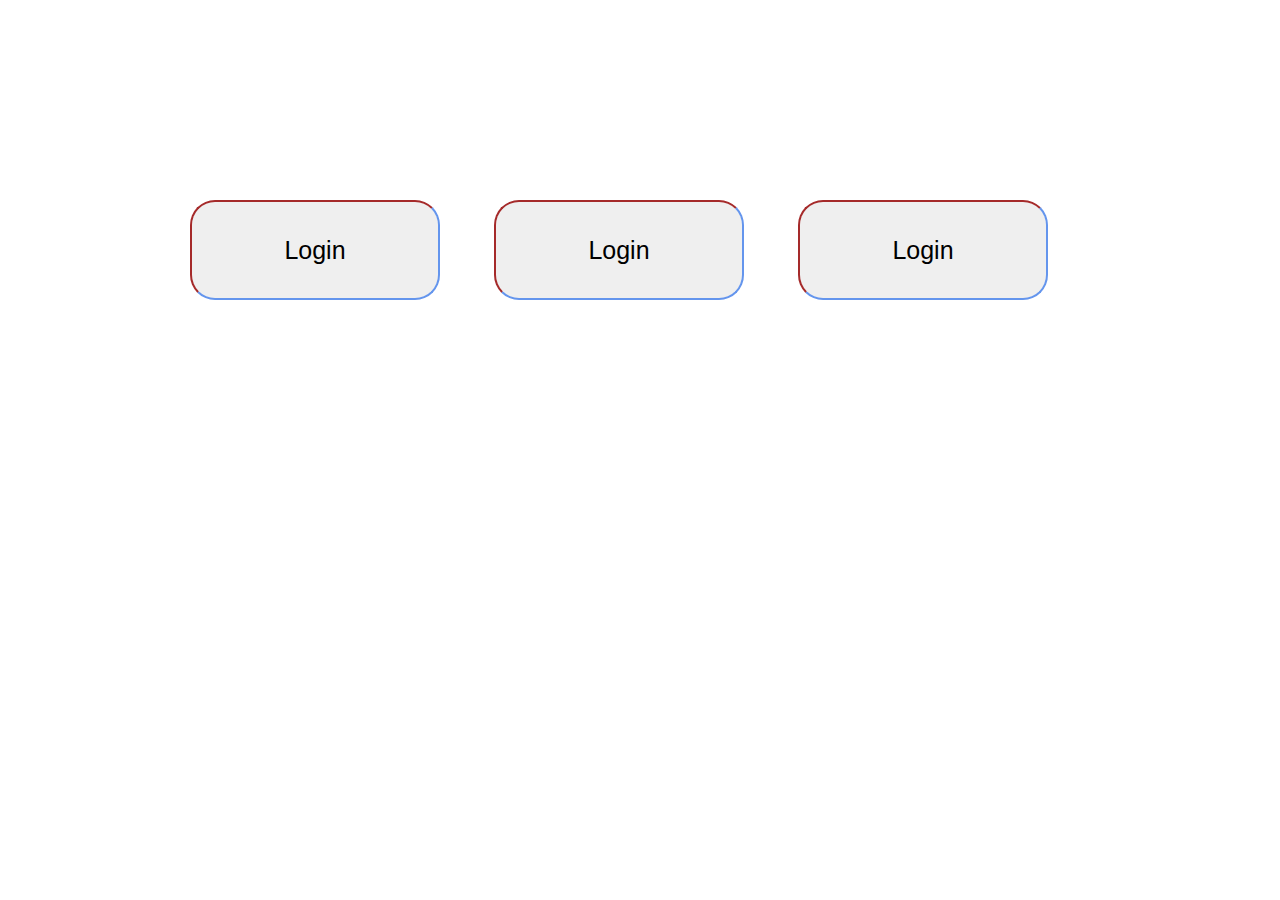
<file: Tuan2/Thu6/bt1/index.html>
<html>
    <head>
        <meta charset="UTF-8">
        <link rel="shortcut icon" href="./image/icon.png" type="image/x-icon">
        <link href='http://fonts.googleapis.com/css?family=Lato&subset=latin,latin-ext' rel='stylesheet' type='text/css'>
        <link rel="stylesheet" href="./css/style.css">
        <title>Bai 1 Tuan 2</title>
    </head>

    <body>
        <div class="container">
            <button>Login</button>
            <button>Login</button>
            <button>Login</button>
        </div>
    </body>
</html>
</file>
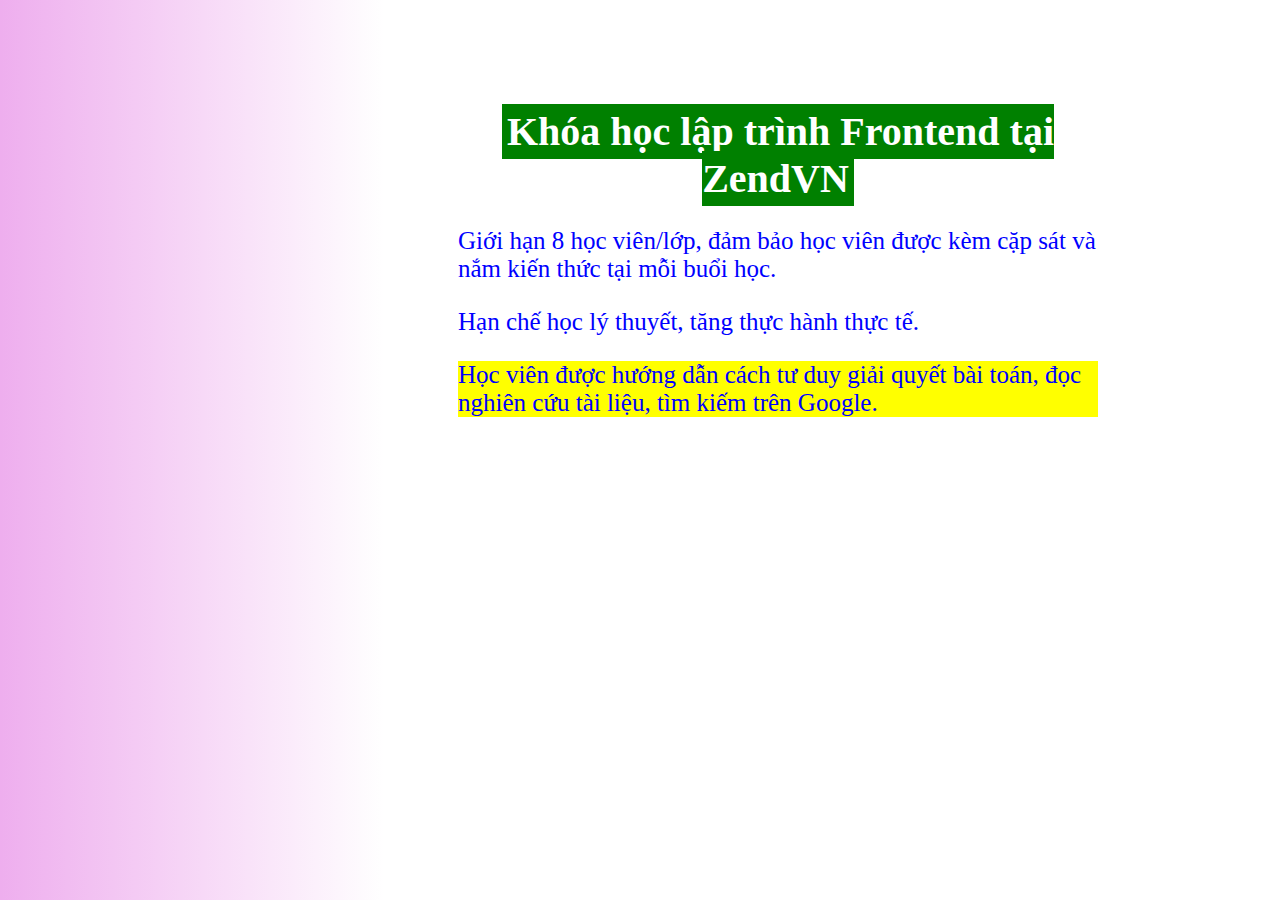
<file: main.html>
<!DOCTYPE html>
<html>
    <head>
        <meta charset="UTF-8">
        <title>Bai hoc 1</title>
        <link rel="stylesheet" href="style.css">
    </head>

    <body>
        <div class="container">
            <div class="container-header">
                <h1 id="text-header">Khóa học lập trình Frontend tại ZendVN</h1>
            </div>
            <div class="container-body">
                <p>Giới hạn 8 học viên/lớp, đảm bảo học viên được kèm cặp sát và nắm kiến thức tại mỗi buổi học.</p>
                <p>Hạn chế học lý thuyết, tăng thực hành thực tế.</p>
                <p id="text-highlight">Học viên được hướng dẫn cách tư duy giải quyết bài toán, đọc nghiên cứu tài liệu, tìm kiếm trên Google.</p>
            </div>
        </div>
    </body>
</html>
</file>
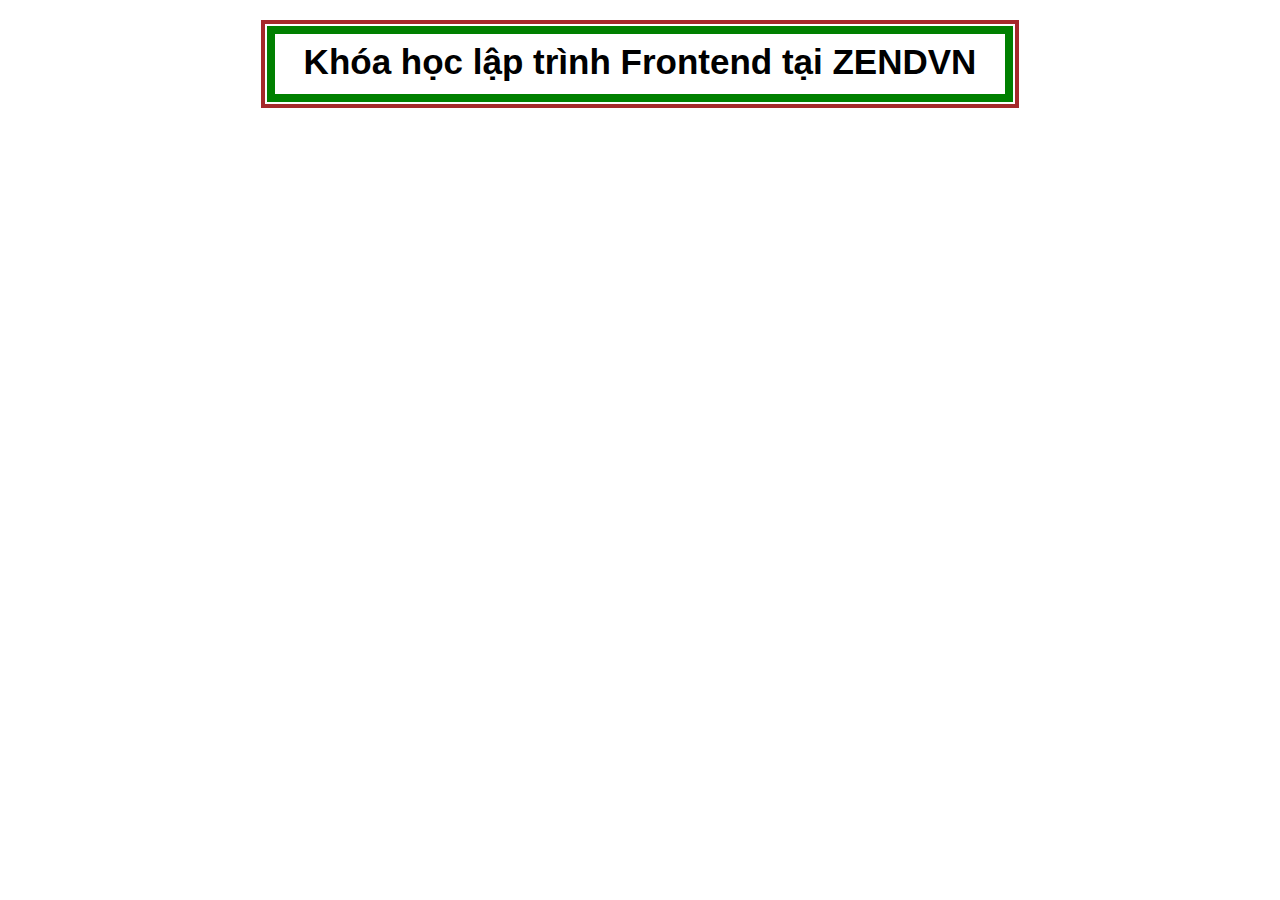
<file: Bai2/Baitapphan2/bai2.html>
<!DOCTYPE html>
<html>
    <head>
        <meta http-equiv="Content-Type" content="text/html;charset=UTF-8">
        <title>Bai 2</title>
        <style>
            *{
                margin: 0px;
                padding: 0px;
            }

            .border-big{
                margin: 20px auto;
                border: 4px solid brown;
                width: 750px;
                height: 80px;
                position: relative;
                text-align: center;
            }
            
            .border-small{
                position: absolute;
                border: 8px solid green;
                width: 730px;
                height: 60px;
                margin-top: 2px;
                margin-left: 2px; 
                text-align: center;
                line-height: 46px;
            }

            .border-small h1{
                padding: 5px;
                font-size: 35px;
                font-family: Arial, Helvetica, sans-serif;
            }
        </style>
    </head>

    <body>
        <div class="border-big">
            <div class="border-small">
                <h1>Khóa học lập trình Frontend tại ZENDVN</h1>
            </div>
        </div>
    </body>
</html>
</file>
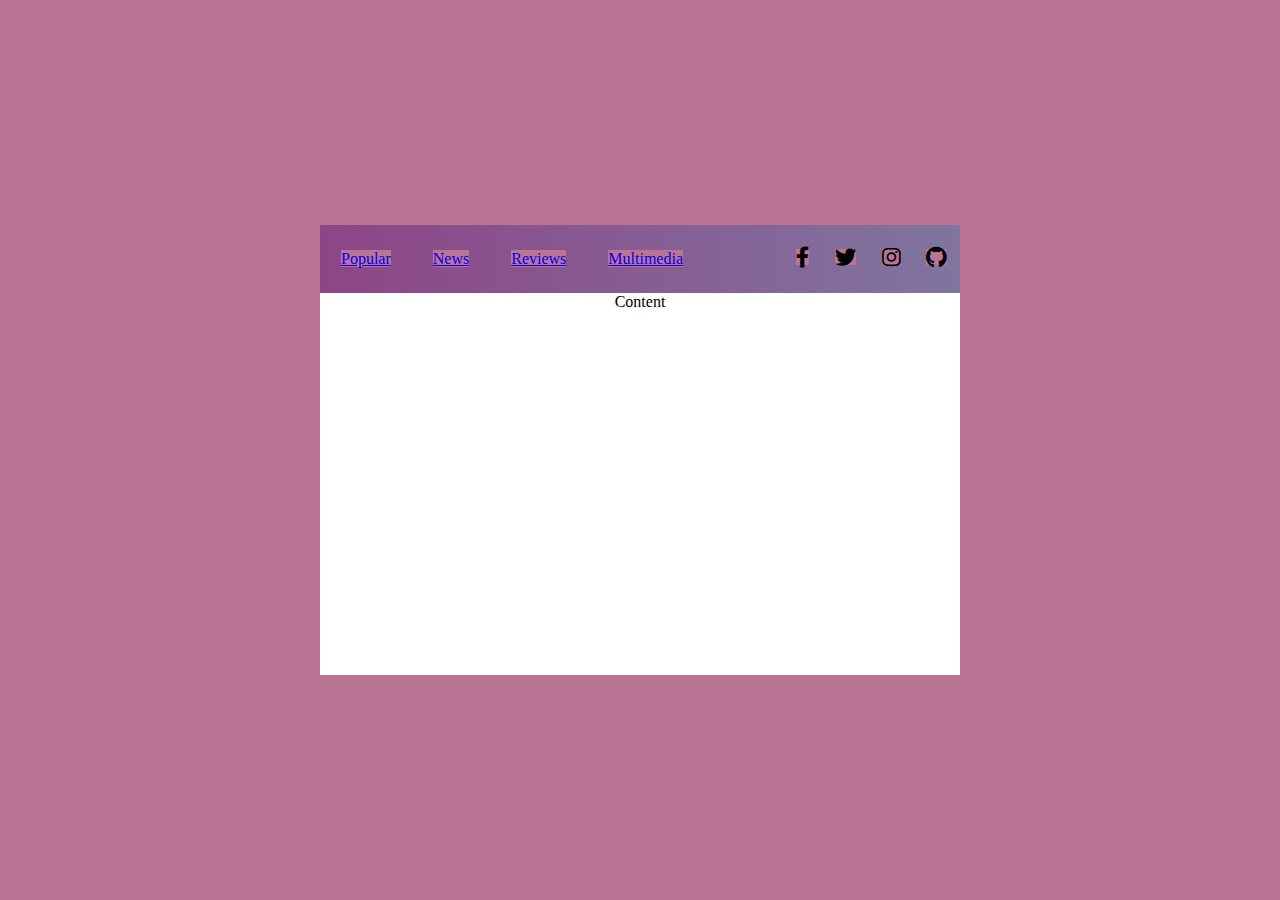
<file: Tuan3/bai2/main.html>
<html>
    <head>
        <title>FLEX</title>
        <link rel="stylesheet" href="./css/style.css">
        <meta charset="UTF-8">
        <meta name="viewport" content="width=device-width, initial-scale=1.0"> 
        <link rel="stylesheet" href="https://cdnjs.cloudflare.com/ajax/libs/font-awesome/5.15.1/css/all.min.css" />
    </head>

    <body>
        <div class="container">
            <div class="box">
                <ul class="left">
                    <li><a href="#">Popular</a></li>
                    <li><a href="#">News</a></li>
                    <li><a href="#">Reviews</a></li>
                    <li><a href="#">Multimedia</a></li>
                </ul>
                <ul class="right">
                    <li><i class="fab fa-facebook-f fa-lg"></i></li>
                    <li><i class="fab fa-twitter fa-lg"></i></li>
                    <li><i class="fab fa-instagram fa-lg"></i></li>
                    <li><i class="fab fa-github fa-lg"></i></li>
                </ul>
            </div>
            <main>Content</main>
        </div>
    </body>
</html>
</file>
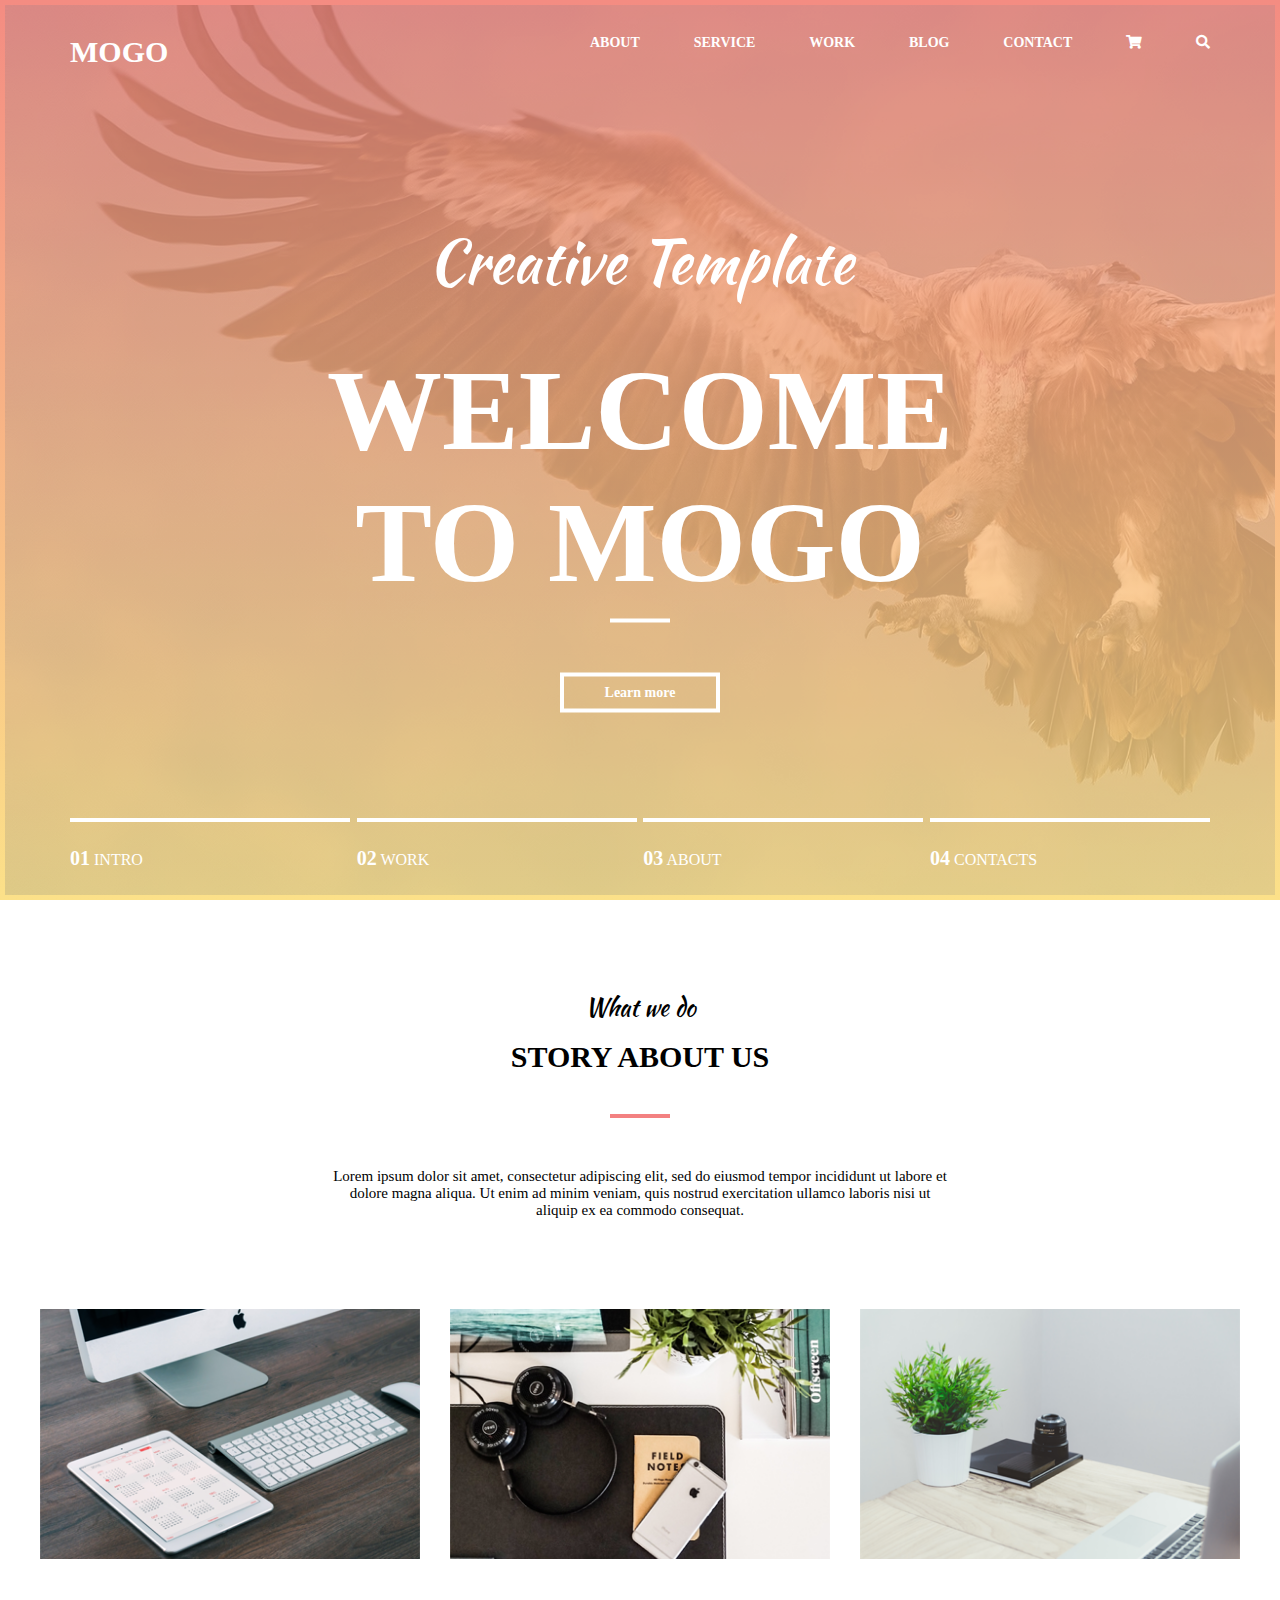
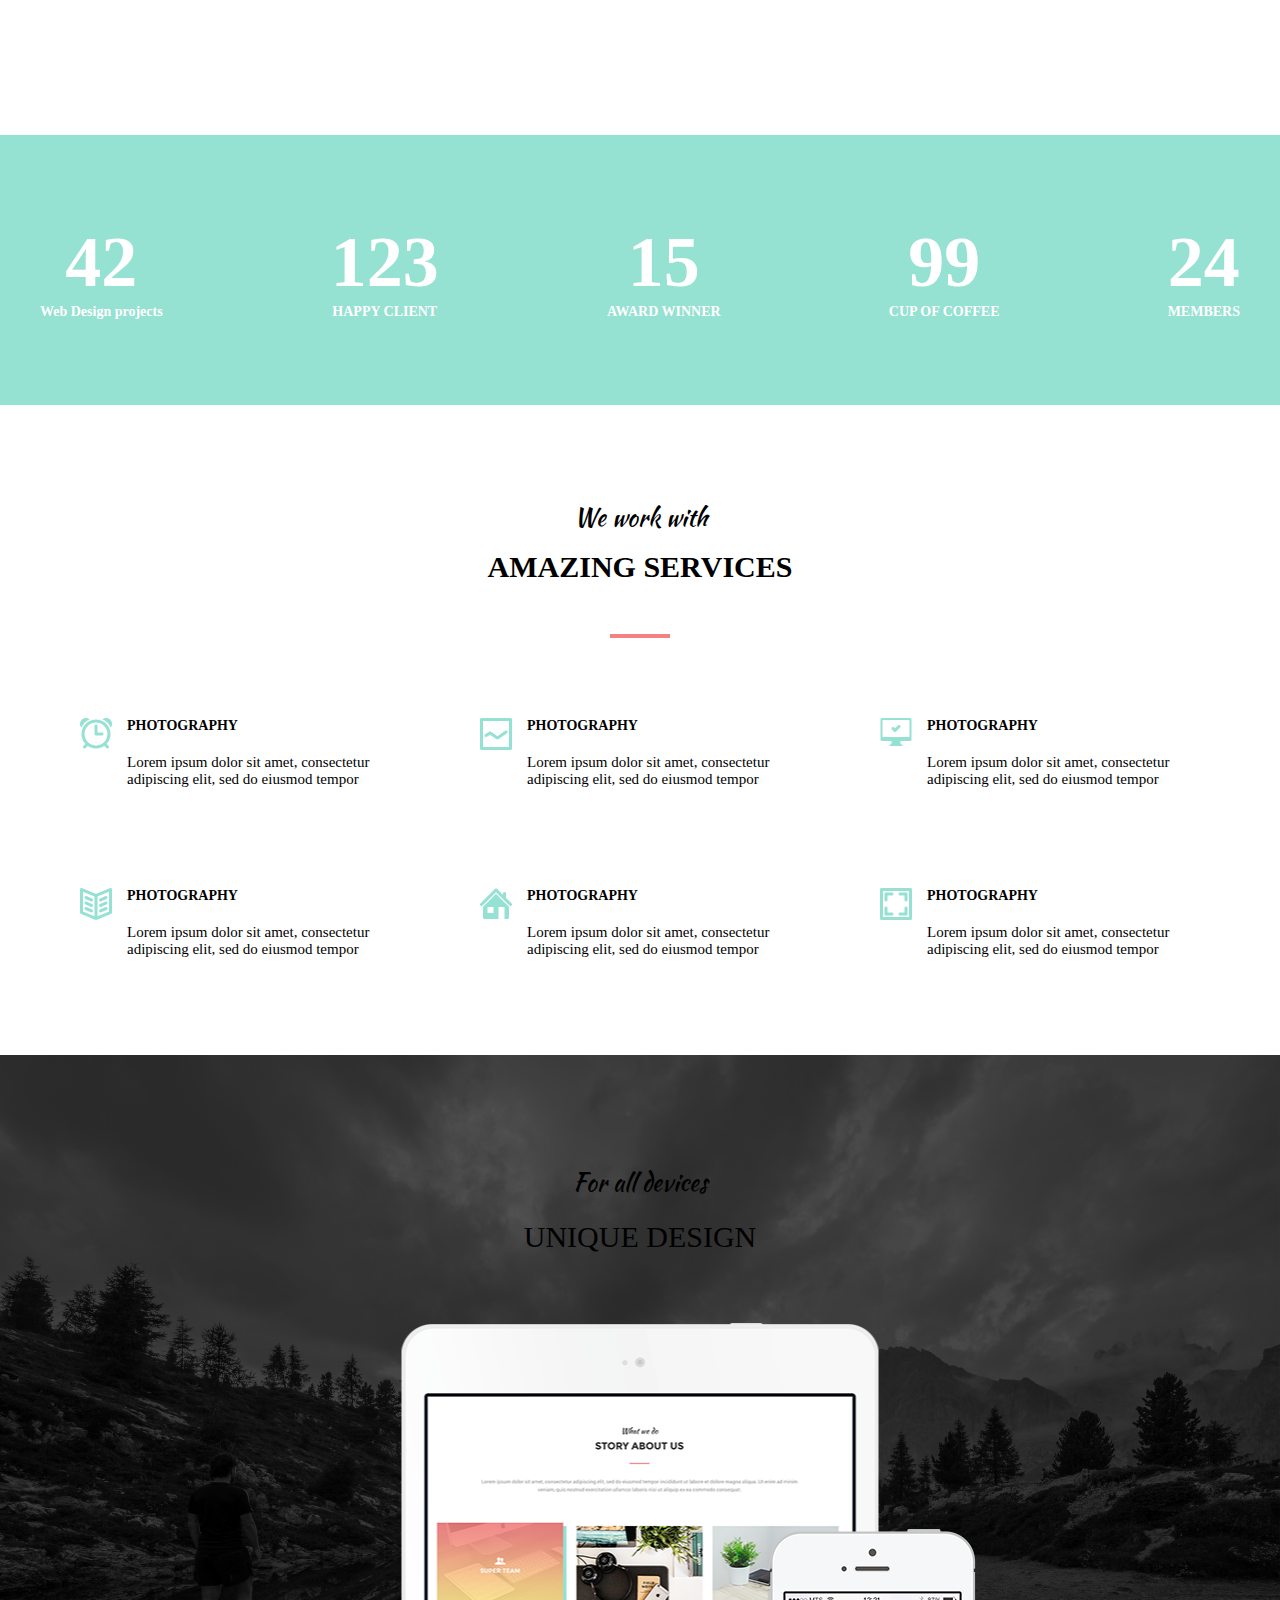
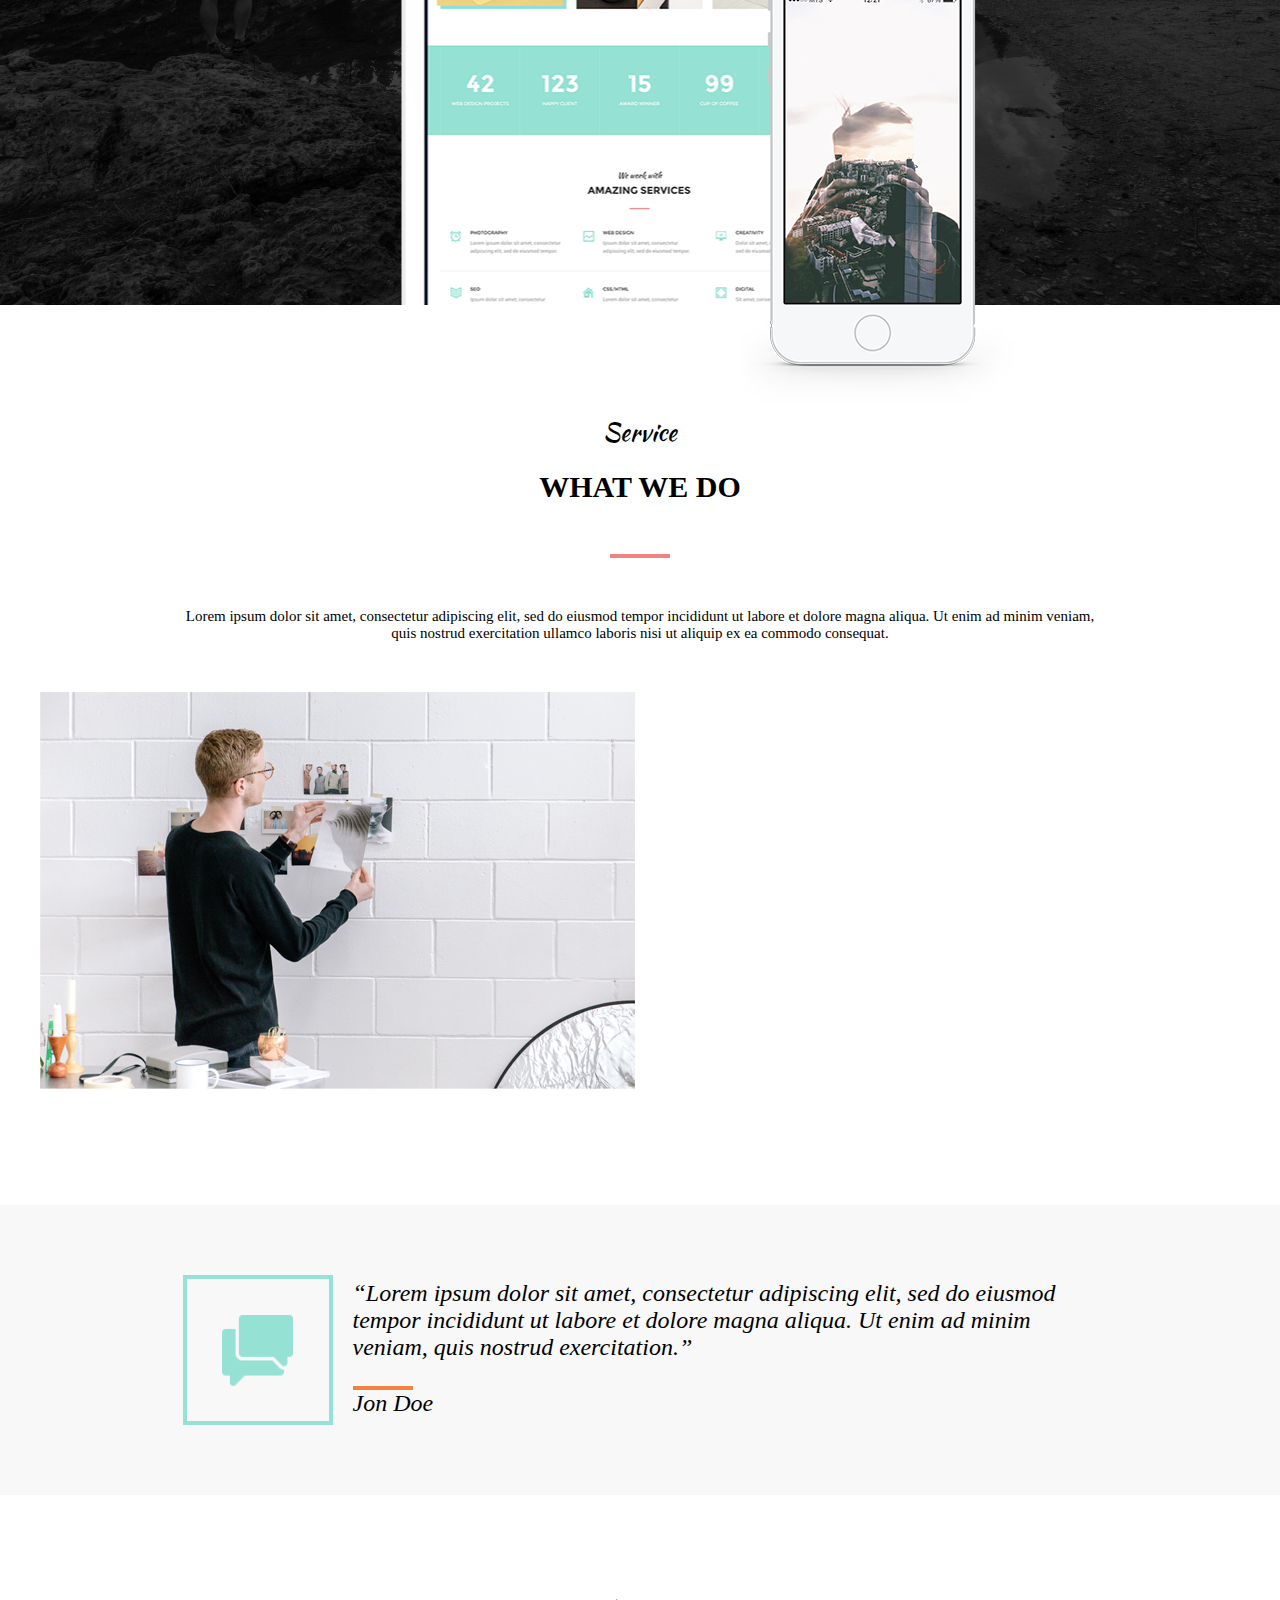
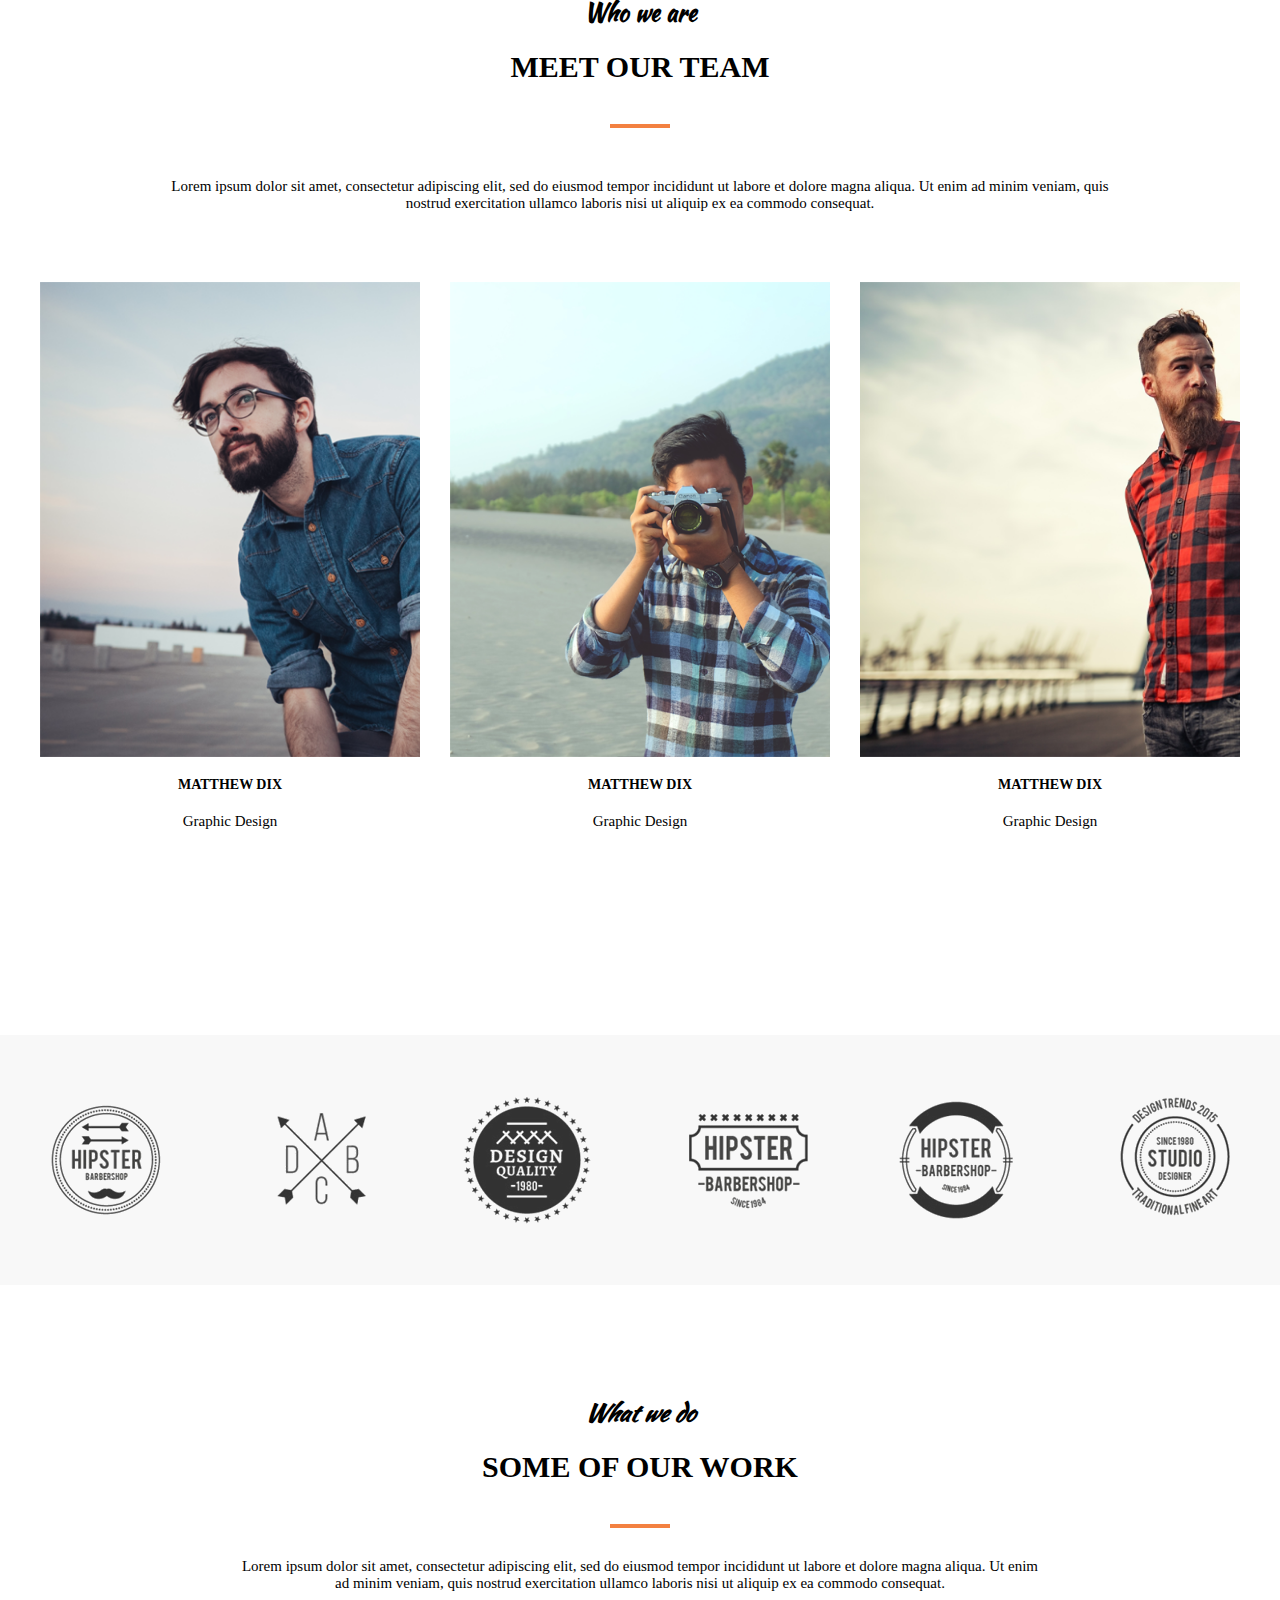
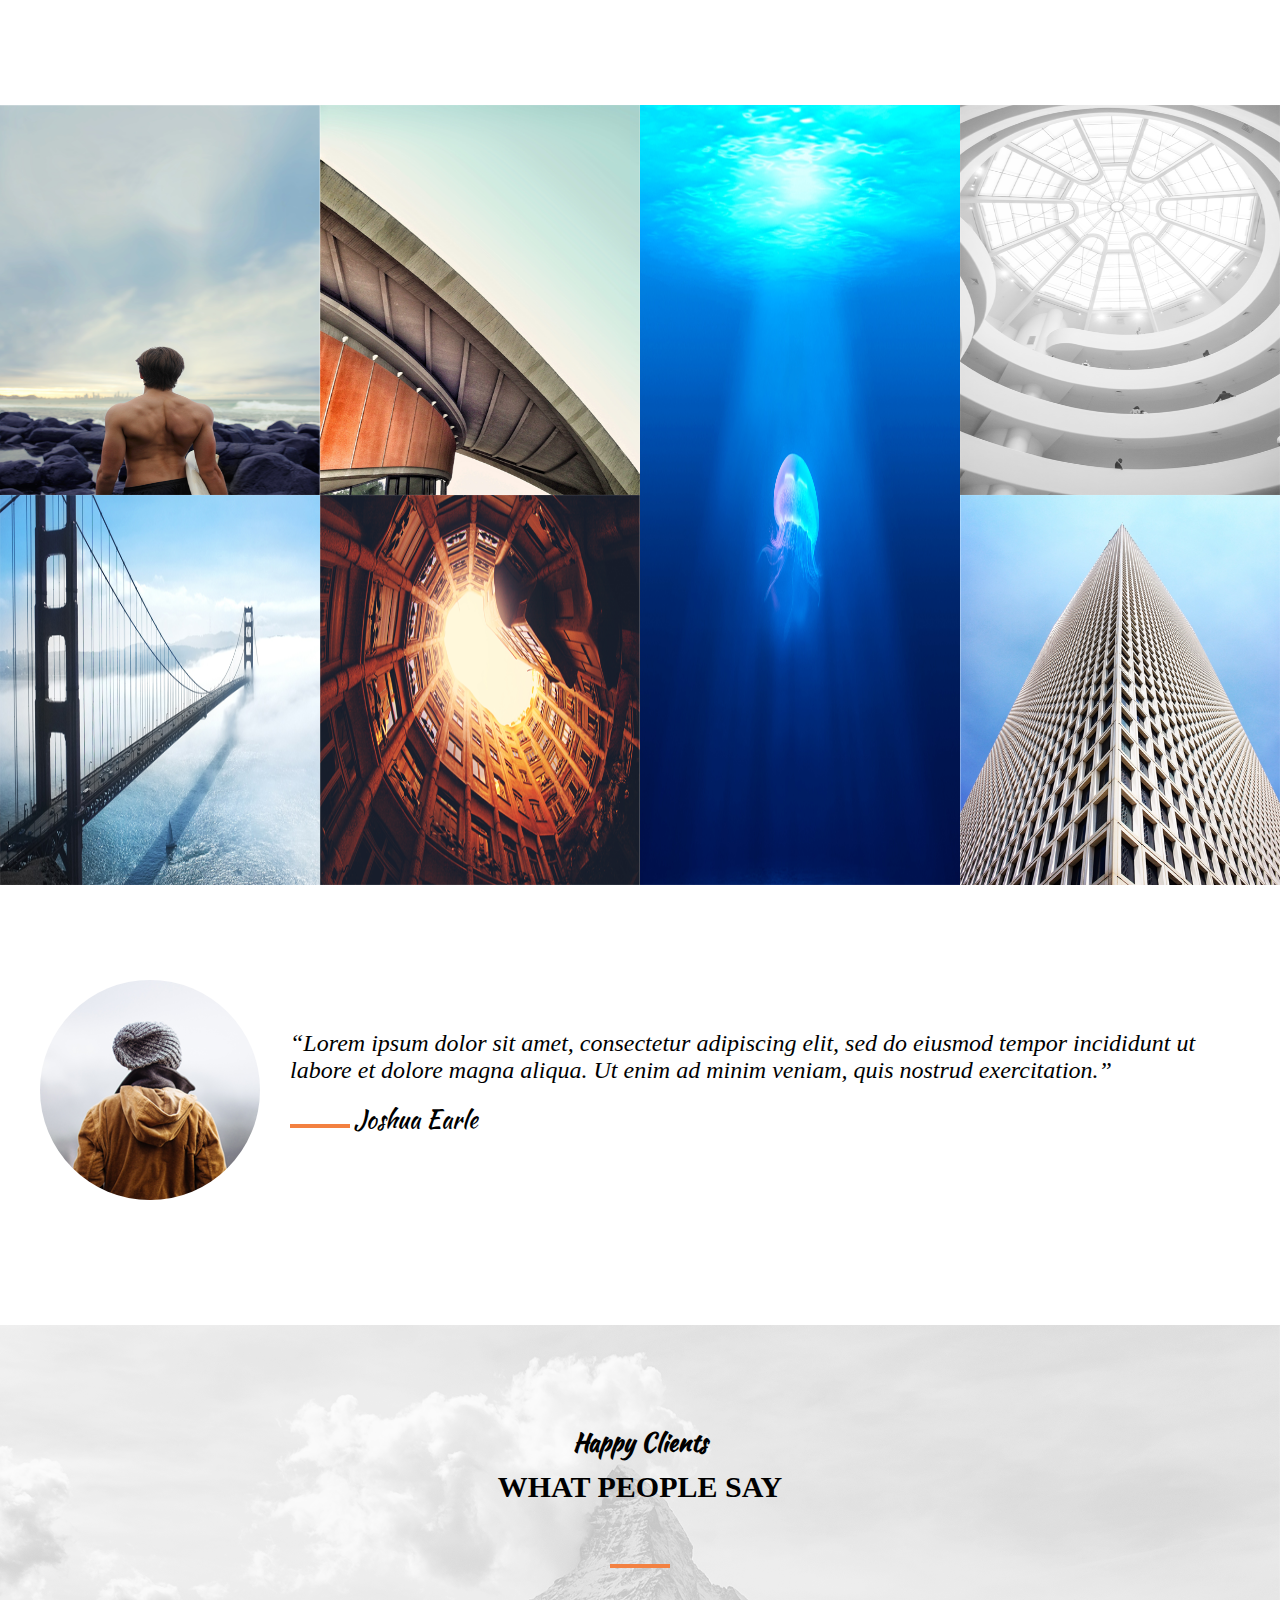
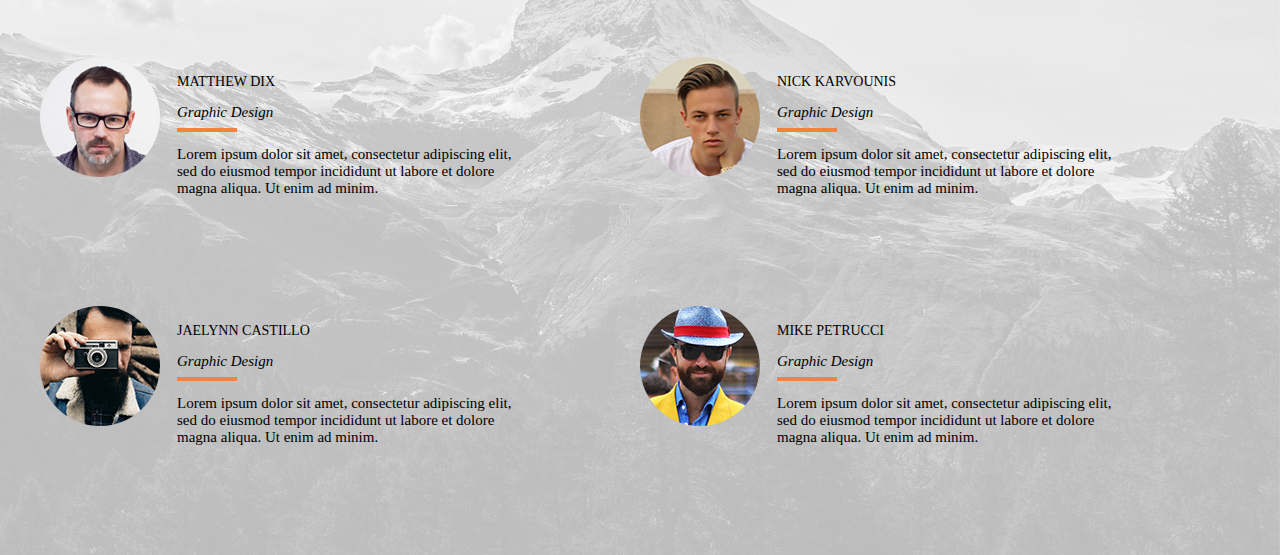
<file: Tuan4/TemplateExercise/main.html>
<html>
    <head>
        <title>Template</title>
        <meta name="viewport" content="width=device-width, initial-scale=1.0">
        <meta http-equiv="Content-Type" content="text/html;charset=UTF-8">
        <link rel="stylesheet" href="./css/style.css">
        <link href="https://fonts.googleapis.com/css2?family=Kaushan+Script&display=swap" rel="stylesheet">
        <link rel="stylesheet" href="https://cdnjs.cloudflare.com/ajax/libs/font-awesome/5.15.1/css/all.min.css" />

    </head>

    <body>
        <div class="wrapper">
            <div class="wrapperFirst">
                <header>
                    <span>MOGO</span>
                    <ul>
                        <li><a href="#">ABOUT</a></li>
                        <li><a href="#">SERVICE</a></li>
                        <li><a href="#">WORK</a></li>
                        <li><a href="#">BLOG</a></li>
                        <li><a href="#">CONTACT</a></li>
                        <li><i class="fas fa-shopping-cart"></i></li>
                        <li><i class="fas fa-search"></i></li>
                    </ul>
                </header>
                <main>
                    <span>Creative Template</span>
                    <span>WELCOME TO MOGO</span>
                    <i class="rectangle"></i>
                    <button>Learn more</button>
                </main>
                <footer>
                    <ul>
                        <li>
                            <i class="slideFooter"></i>
                            <a>01</a>
                            <a href="#">INTRO</a>
                        </li>
                        <li>
                            <i class="slideFooter"></i>
                            <a>02</a>
                            <a href="#">WORK</a>
                        </li>
                        <li>

                            <i class="slideFooter"></i>
                            <a>03</a>
                            <a href="#">ABOUT</a>
                        </li>
                        <li>

                            <i class="slideFooter"></i>
                            <a>04</a>
                            <a href="#">CONTACTS</a>
                        </li>
                    </ul>
                </footer>
            </div>

            <!-- ABOUT US -->
            <div class="aboutUs">
                <div class="aboutUsText">
                    <span>What we do</span>
                    <span>STORY ABOUT US</span>
                    <i class="rectangle"></i>
                    <span>Lorem ipsum dolor sit amet, consectetur adipiscing elit, sed do eiusmod tempor incididunt ut labore et dolore magna aliqua. 
                        Ut enim ad minim veniam, quis nostrud exercitation ullamco laboris nisi ut aliquip ex ea commodo consequat.</span>
                </div>

                <div class="aboutUsImage">
                    <img src="./image/Layer 44.png" alt="layer44">
                    <img src="./image/Layer 39.png" alt="layer39">
                    <img src="./image/Layer 41.png" alt="layer41">
                </div>
            </div>

            <!-- FACT -->
            <div class="facts">
                <ul class="factInfo">
                    <li>
                        <span class="numberFact">42</span>
                        <span class="textFact">Web Design projects</span>
                    </li>

                    <li>
                        <span class="numberFact">123</span>
                        <span class="textFact">HAPPY CLIENT</span>
                    </li>

                    <li>
                        <span class="numberFact">15</span>
                        <span class="textFact">AWARD WINNER</span>
                    </li>

                    <li>
                        <span class="numberFact">99</span>
                        <span class="textFact">CUP OF COFFEE</span>
                    </li>

                    <li>
                        <span class="numberFact">24</span>
                        <span class="textFact">MEMBERS</span>
                    </li>
                </ul>
            </div>

            <!-- WE WORK WITH -->
            <div class="weWorkWith">
                <header>
                    <span>We work with</span>
                    <span>AMAZING SERVICES</span>
                    <i class="rectangle"></i>
                </header>
                <main>
                    <div class="weWorkWithInfo">
                        <img src="./image/ALARM.png" alt="">
                        <div class="textInfo">
                            <span>PHOTOGRAPHY</span>
                            <span>Lorem ipsum dolor sit amet, consectetur adipiscing elit, sed do eiusmod tempor</span>
                        </div>
                    </div>

                    <div class="weWorkWithInfo">
                        <img src="./image/LINE GRAPH.png" alt="">
                        <div class="textInfo">
                            <span>PHOTOGRAPHY</span>
                            <span>Lorem ipsum dolor sit amet, consectetur adipiscing elit, sed do eiusmod tempor</span>
                        </div>
                    </div>

                    <div class="weWorkWithInfo">
                        <img src="./image/COMPUTER _ OK.png" alt="">
                        <div class="textInfo">
                            <span>PHOTOGRAPHY</span>
                            <span>Lorem ipsum dolor sit amet, consectetur adipiscing elit, sed do eiusmod tempor</span>
                        </div>
                    </div>

                    <div class="weWorkWithInfo">
                        <img src="./image/BOOK 2.png" alt="">
                        <div class="textInfo">
                            <span>PHOTOGRAPHY</span>
                            <span>Lorem ipsum dolor sit amet, consectetur adipiscing elit, sed do eiusmod tempor</span>
                        </div>
                    </div>

                    <div class="weWorkWithInfo">
                        <img src="./image/HOME.png" alt="">
                        <div class="textInfo">
                            <span>PHOTOGRAPHY</span>
                            <span>Lorem ipsum dolor sit amet, consectetur adipiscing elit, sed do eiusmod tempor</span>
                        </div>
                    </div>

                    <div class="weWorkWithInfo">
                        <img src="./image/IMAGE.png" alt="">
                        <div class="textInfo">
                            <span>PHOTOGRAPHY</span>
                            <span>Lorem ipsum dolor sit amet, consectetur adipiscing elit, sed do eiusmod tempor</span>
                        </div>
                    </div>
                </main>
            </div>

            <!-- FEAUTURE -->
            <div class="feauture">
                <div class="feautureInfo">
                    <span>For all devices</span>
                    <span>UNIQUE DESIGN</span>
                    
                    <div class="feautureInfoImage">
                        <img src="./image/display bg 768x1024.png" alt="">
                        <img src="./image/White.png" alt="">
                    </div>
                </div>
            </div>

            <!-- WHAT WE DO -->
            <div class="whatWeDo">
                <div class="whatWeDoContent">
                    <span>Service</span>
                    <span>WHAT WE DO</span>
                    <i class="rectangle"></i>
                    <span>Lorem ipsum dolor sit amet, consectetur adipiscing elit, sed do eiusmod tempor incididunt ut labore et dolore magna aliqua. 
                        Ut enim ad minim veniam, quis nostrud exercitation ullamco laboris nisi ut aliquip ex ea commodo consequat. </span>
                </div>

                <div class="whatWeDoInfo">
                    <img src="./image/Layer 43.png" alt="">
                    <div class="info">
                        
                    </div>
                </div>
            </div>

            <!-- JON DOE -->
            <div class="quote">
                <div class="chatFrame">
                    <img src="./image/SPEECH 4.png" alt="">
                </div>
                <div class="quoteInfo">
                    <span>“Lorem ipsum dolor sit amet, consectetur adipiscing elit, sed do eiusmod tempor incididunt ut labore et dolore magna aliqua.
                        Ut enim ad minim veniam, quis nostrud exercitation.”</span>
                    
                    <i class="rectangle13"></i>
                    <span>Jon Doe</span>
                </div>
            </div>

            <!-- OUR TEAM -->
            <div class="ourTeam">
                <div class="ourTeamInfo">
                    <span>Who we are</span>
                    <span>MEET OUR TEAM</span>
                    <i class="rectangle"></i>
                    <span>Lorem ipsum dolor sit amet, consectetur adipiscing elit, sed do eiusmod tempor incididunt ut labore et dolore magna aliqua. 
                        Ut enim ad minim veniam, quis nostrud exercitation ullamco laboris nisi ut aliquip ex ea commodo consequat. </span>    
                </div>

                <div class="ourTeamImage">
                    <div class="ourTeamImageInfo">
                        <img src="./image/Layer 16.png" alt="">
                        <span>MATTHEW DIX</span>
                        <span>Graphic Design</span>
                    </div>

                    <div class="ourTeamImageInfo">
                        <img src="./image/Layer 19.png" alt="">
                        <span>MATTHEW DIX</span>
                        <span>Graphic Design</span>
                    </div>

                    <div class="ourTeamImageInfo">
                        <img src="./image/Layer 18.png" alt="">
                        <span>MATTHEW DIX</span>
                        <span>Graphic Design</span>
                    </div>
                </div>
            </div>


            <!-- LOGOS -->
            <div class="logos">
                <img src="./image/Layer 25.png" alt="">
            </div>

            <!-- WHAT WE DO -->
            <div class="work">
                <div class="workContent">
                    <span>What we do</span>
                    <span>SOME OF OUR WORK</span>
                    <i class="rectangle"></i>
                    <span>Lorem ipsum dolor sit amet, consectetur adipiscing elit, sed do eiusmod tempor incididunt ut labore et dolore magna aliqua. 
                        Ut enim ad minim veniam, quis nostrud exercitation ullamco laboris nisi ut aliquip ex ea commodo consequat. </span>
                </div>

                <div class="workImg">
                    <div class="workImgInfo">
                        <img src="./image/Layer 26.png" alt="">
                        <img src="./image/Layer 35.png" alt="">
                    </div>

                    <div class="workImgInfo">
                        <img src="./image/Layer 33.png" alt="">
                        <img src="./image/Layer 29.png" alt="">
                    </div>

                    <div class="workImgInfo">
                        <img src="./image/Layer 34.png" alt="">
                    </div>

                    <div class="workImgInfo">
                        <img src="./image/Layer 31.png" alt="">
                        <img src="./image/Layer 32.png" alt="">
                    </div>
                </div>
            </div>

            <!-- TÉTINOMIAL -->
            <div class="testinomial">
                <div class="testinomialWrap">
                    <div class="testinomialAva">
                    </div>
    
                    <div class="testinomialContent">
                        <span>“Lorem ipsum dolor sit amet, consectetur adipiscing elit, sed do eiusmod tempor incididunt ut labore et dolore magna aliqua. 
                            Ut enim ad minim veniam, quis nostrud exercitation.”</span>
                            <i></i>
                        <span>Joshua Earle</span>
                    </div>
                </div>
            </div>

            <div class="whatPeopleSay">
                <div class="whatPeopleSayContent">
                    <span>Happy Clients</span>
                    <span>WHAT PEOPLE SAY</span>
                    <i></i>
                </div>

                <div class="whatPeopleSayInfo">
                    <div class = "commentInfo">
                        <div class="avatar"></div>
                        <div class="info">
                            <span>MATTHEW DIX</span>
                             <span>Graphic Design</span>
                             <i></i>
                            <span>Lorem ipsum dolor sit amet, consectetur adipiscing elit, sed do eiusmod tempor incididunt ut labore et dolore magna aliqua. Ut enim ad minim.</span>
                        </div>
                    </div>

                    <div class = "commentInfo">
                        <div class="avatar"></div>
                        <div class="info">
                            <span>NICK KARVOUNIS</span>
                             <span>Graphic Design</span>
                             <i></i>
                            <span>Lorem ipsum dolor sit amet, consectetur adipiscing elit, sed do eiusmod tempor incididunt ut labore et dolore magna aliqua. Ut enim ad minim.</span>
                        </div>
                    </div>

                    <div class = "commentInfo">
                        <div class="avatar"></div>
                        <div class="info">
                            <span>JAELYNN CASTILLO</span>
                             <span>Graphic Design</span>
                            <i></i>
                             <span>Lorem ipsum dolor sit amet, consectetur adipiscing elit, sed do eiusmod tempor incididunt ut labore et dolore magna aliqua. Ut enim ad minim.</span>
                        </div>
                    </div>

                    <div class = "commentInfo">
                        <div class="avatar"></div>
                        <div class="info">
                            <span>MIKE PETRUCCI</span>
                             <span>Graphic Design</span>
                            <i></i>
                             <span>Lorem ipsum dolor sit amet, consectetur adipiscing elit, sed do eiusmod tempor incididunt ut labore et dolore magna aliqua. Ut enim ad minim.</span>
                        </div>
                    </div>
                </div>
            </div>
        </div>
    </body>
</html>
</file>
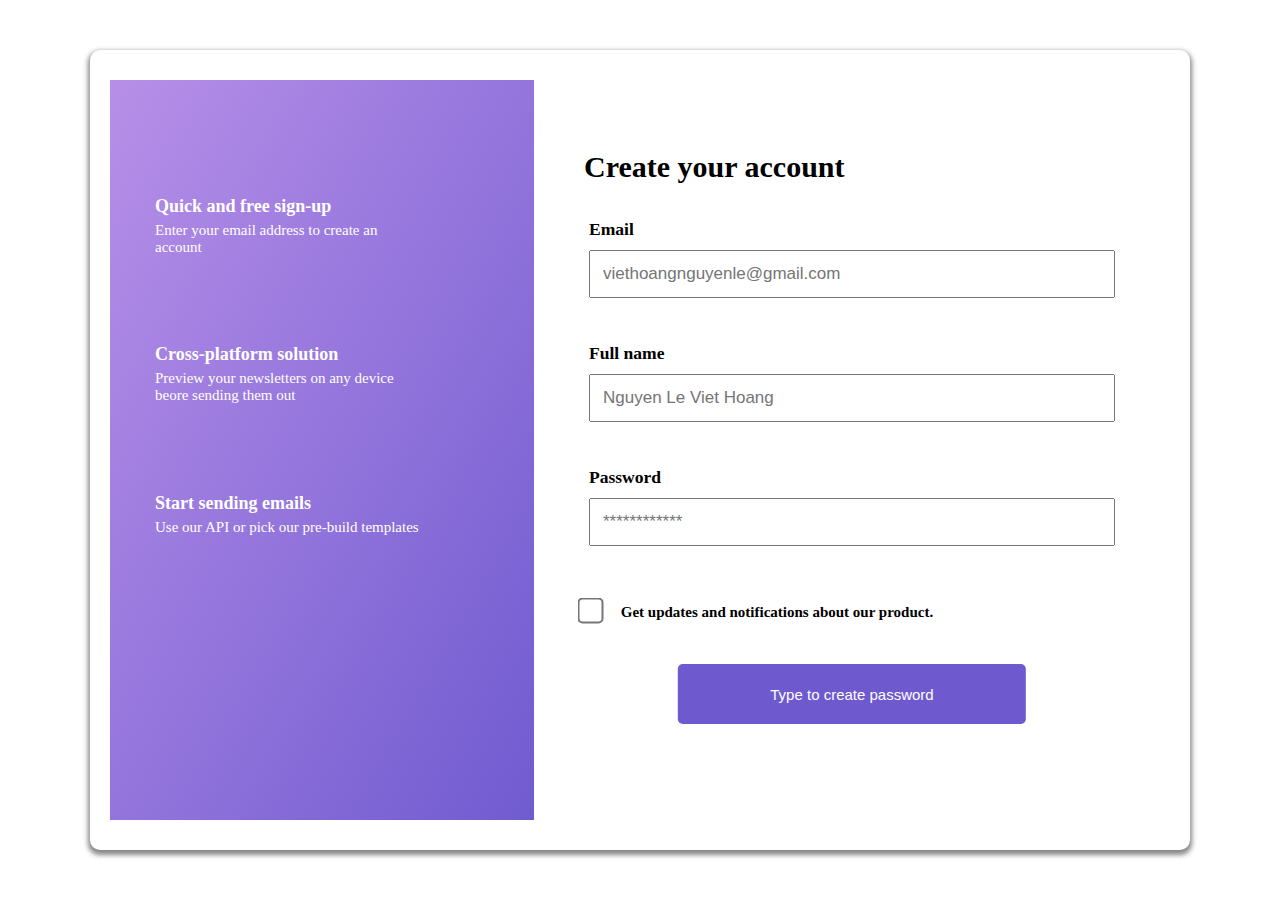
<file: Tuan1/BTVN/Thu6/main.html>
<html>
    <head>
        <meta charset="UTF-8"> 
        <title>Register</title>
        <link rel="stylesheet" href="./css/style.css">
        <link rel="stylesheet" href="./css/fontawesome-free-5.15.4-web/css/all.css">
    </head>

    <body>
        <div class="wrapper">
            <div class="wrapper-info">
                <div class="wrapper-info-list">
                    <div class="info-detail">
                        <i class="fad fa-check-circle fa-lg"></i>
                        <h4>Quick and free sign-up</h4>
                        <h5>Enter your email address to create an account</h5>
                    </div>
                    <div class="info-detail">
                        <i class="fad fa-check-circle fa-lg"></i>
                        <h4>Cross-platform solution</h4>
                        <h5>Preview your newsletters on any device beore sending them out</h5>
                    </div>
                    <div class="info-detail">
                        <i class="fad fa-check-circle fa-lg"></i>
                        <h4>Start sending emails</h4>
                        <h5>Use our API or pick our pre-build templates</h5>
                    </div>
                </div>
            </div>
            <div class="wrapper-login">
                <h2>Create your account</h2>
                <div class="wrapper-input">
                    <div class="input-login">
                        <h3>Email</h3>
                        <input type="text" placeholder="viethoangnguyenle@gmail.com">
                    </div>
                    <div class="input-login">
                        <h3>Full name</h3>
                        <input type="text" placeholder="Nguyen Le Viet Hoang">
                    </div>
                    <div class="input-login">
                        <h3>Password</h3>
                        <input type="text" placeholder="************">
                    </div>
                </div>
                <div class="wrapper-checkbox">
                    <input type="checkbox"> Get updates and notifications about our product.
                </div>
                <button class="wrapper-button">Type to create password</button>
            </div>
        </div>
    </body>
</html>
</file>
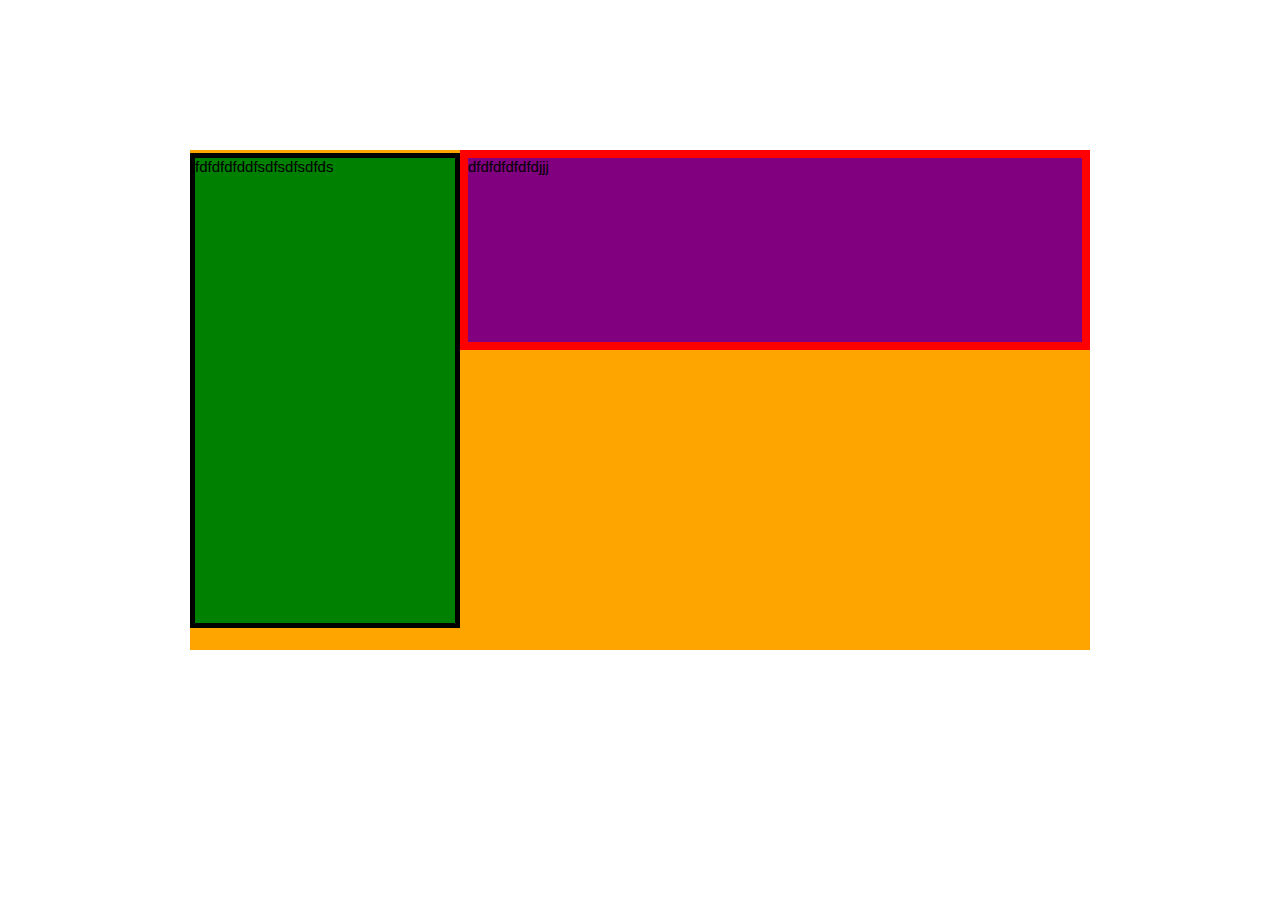
<file: Tuan1/Thu6/bt1/baitap1.html>
<html>
    <head>
        <meta charset="UTF-8">
        <link rel="stylesheet" href="./css/style.css">
    </head>

    <body>
        <div class="wrapper">
            <div class ="box1">
                fdfdfdfddfsdfsdfsdfds
            </div>

            <div class="box2">
                dfdfdfdfdfdjjj
            </div>
        </div>
    </body>
</html>
</file>
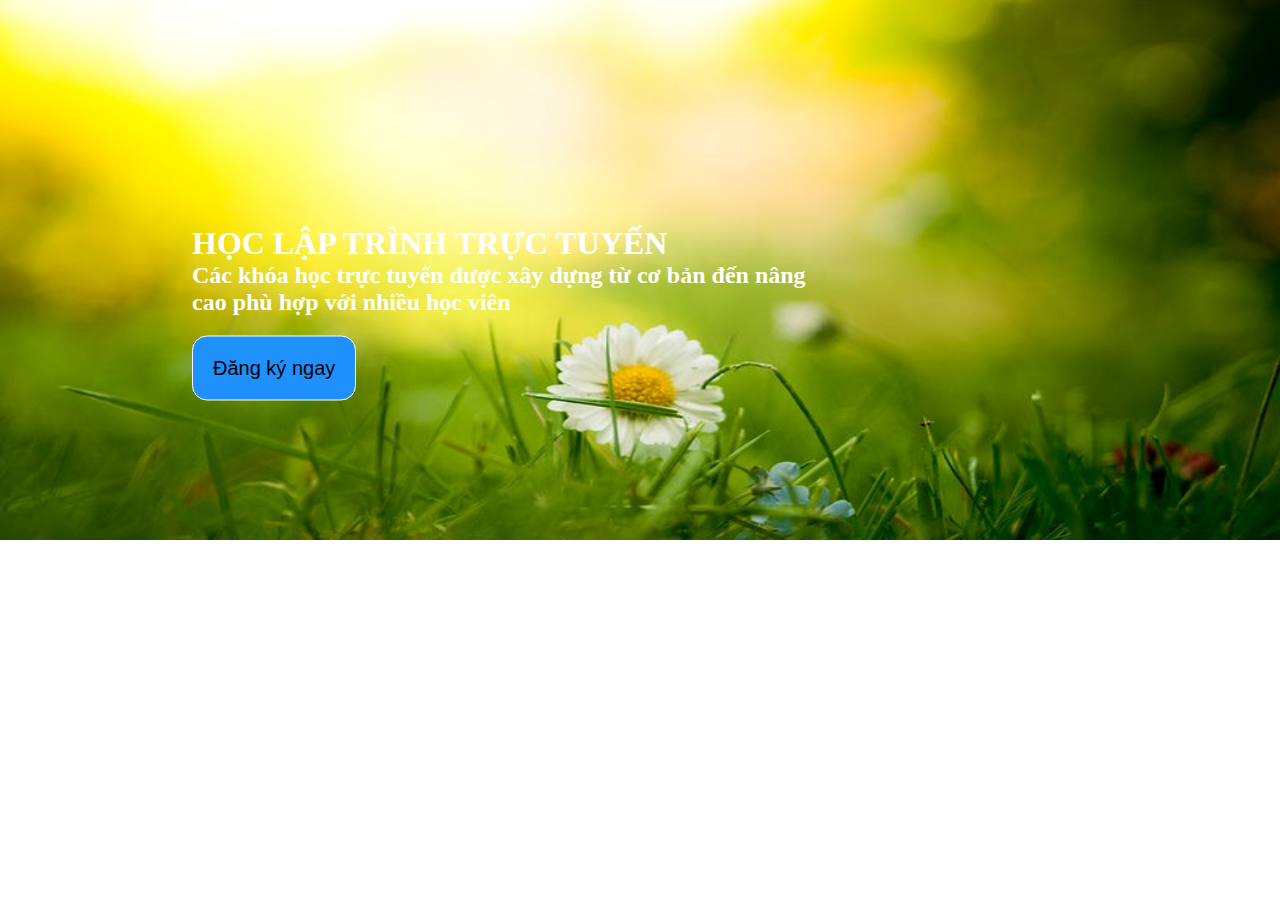
<file: Tuan2/Thu3/bt1/main.html>
<html>
    <head>
        <meta charset="UTF-8">
        <meta name="viewport" content="width=device-width, initial-scale=1.0">
        <link rel="stylesheet" href="./css/style.css">
    </head>
    <body>
        <div class="wrapper">
            <img src="./image/image.jpg" alt="oicture">
            <div class="wrapper-info">
                <h1>HỌC LẬP TRÌNH TRỰC TUYẾN</h1>
                <h2>Các khóa học trực tuyến được xây dựng từ cơ bản đến nâng cao phù hợp với nhiều học viên</h2>
                <button type="button" class="wrapper-button">Đăng ký ngay</button>
            </div>
        </div>
    </body>
</html>
</file>
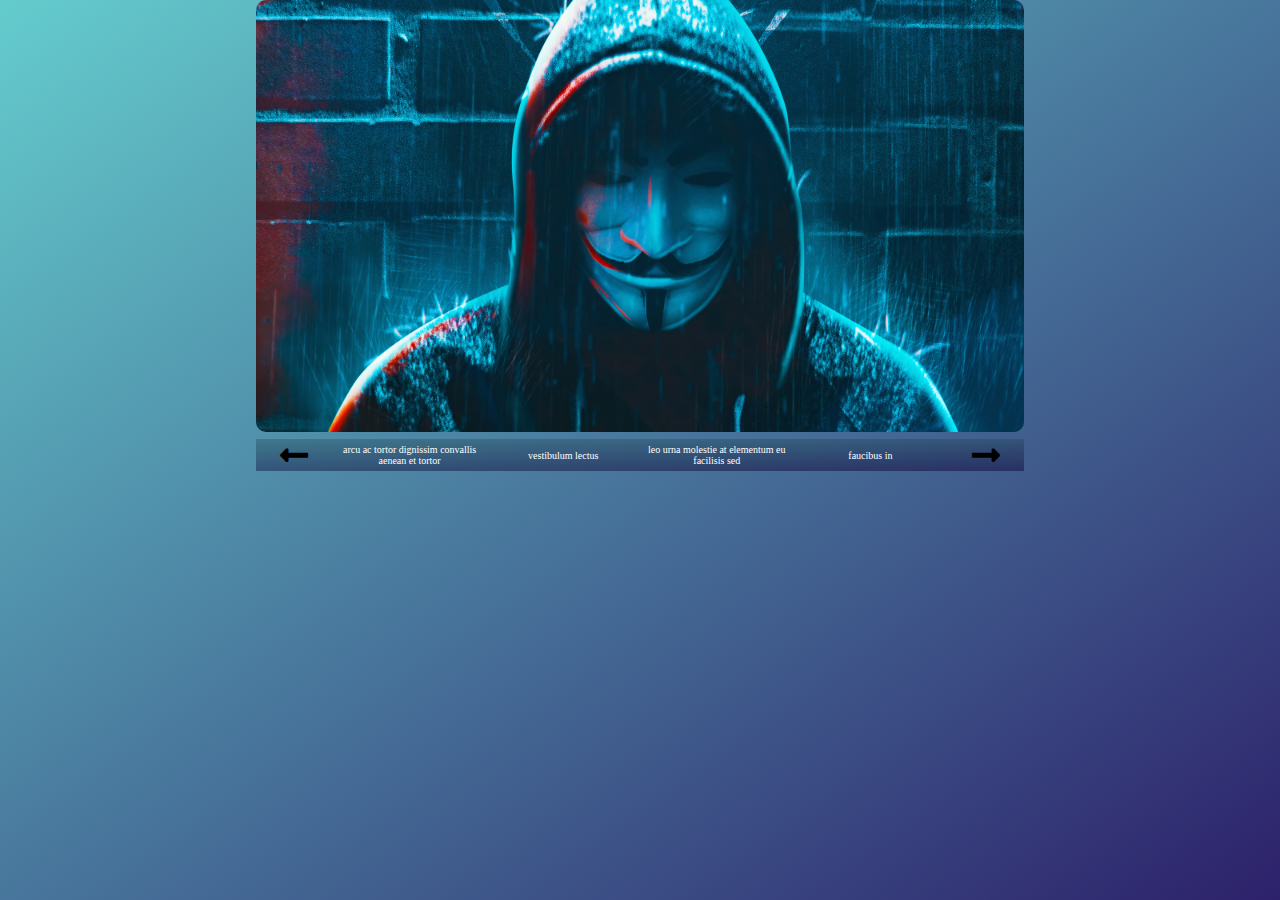
<file: Tuan3/btvn/bai1/main.html>
<html>
    <head>
        <meta charset="UTF-8">
        <meta name="viewport" content="width=device-width, initial-scale=1.0">
        <title>BTVN HACKER</title>
        <link rel="stylesheet" href="./css/style.css">
        <link rel="stylesheet" href="https://cdnjs.cloudflare.com/ajax/libs/font-awesome/5.15.1/css/all.min.css" />
    </head>

    <body>
        <div class="container">
            <img src="./images/hacker.png" alt="Hacker" sizes="">
            
            <div class="footer">
                <ul class="box">
                    <li class="arrowLeft"><i class="fas fa-long-arrow-alt-left fa-2x"></i></li>
                    <li class="box1">arcu ac tortor dignissim convallis aenean et tortor</li>
                    <li class="box2">vestibulum lectus</li>
                    <li class="box3">leo urna molestie at elementum eu facilisis sed</li>
                    <li class="box4">faucibus in</li>
                    <li class="arrowRight"><i class="fas fa-long-arrow-alt-right fa-2x"></i></li>
                </ul>
            </div>
        </div>
    </body>
</html>
</file>
<file: Tuan2/Thu6/bt1/css/style.css>
*{
    margin: 0px;
    padding: 0px;
}

.container {
    position: absolute;
    background-color: white;
    top: 50%;
    left: 50%;
    width: 1000px;
    height: 500px;
    transform: translate(-50%, -50%);
}

.container > button {
    position: relative;
    font-size: 25px;
    margin-left: 5%;
    height: 20%;
    width: 25%;
    border-top: brown 2px solid;
    border-left: brown 2px solid;
    border-right: cornflowerblue 2px solid;
    border-bottom: cornflowerblue 2px solid;
    border-radius: 25px;
    cursor: pointer;
}

.container button:nth-child(1):hover {
    background-color: brown;
    transition: ease-in-out 0.3s;
}

.container button:nth-child(2):hover {
    font-size: 30px;
    background-color: darkkhaki;
    transition: ease-in-out 0.4s;
    border: 3px brown solid;
}

.container button:nth-child(3):hover {
    background-color: darkkhaki;
    break-inside: avoid-column;
    transition: ease-in-out 0.4s;
    transition-timing-function: ease-in-out cubic-bezier(0.55, 0.055, 0.675, 0.19);
    animation: mymove 1s infinite;
}

@keyframes mymove {
    0%   {top: 0px; left: 0px; background: red;}
    50% {top: 0px; left: 0px; background: yellow;}
    100% {top: 0px; left: 0px; background: blue;}
  }
</file>
<file: style.css>
body{
    background-color: white;
    background-image: linear-gradient(to left, white 70%, #EEAEEE);
}

.container{
    position: absolute;
    width: 50%;
    height: 50%;
    margin-left: 450px;
    margin-top: 100px;
}

.container-body{
    margin-top: 15px;
}
.container-header{
    
    text-align: center;
    color: white;
}

.container-header #text-header{
    background-color: green;
    display: inline;
    font-size: 40px;
    text-align: center;
    padding: 5px;
}

.container-body #text-highlight{
    background-color: yellow;
}

.container-body p{
    font-size: 25px;
    color: blue;
}
</file>
<file: Tuan3/bai2/css/style.css>
* {
    padding: 0px;
    margin: 0px;
    box-sizing: border-box;
    background-color: rgba(187,116,148,255);
}

.container {
    position: absolute;
    height: 50%;
    width: 50%;
    top: 50%;
    left: 50%;
    transform: translate(-50%, -50%);
    background-color: white;
}

.box {
    display: flex;
    justify-content: space-between;
    height: 15%;
    background-image: linear-gradient(to right, rgba(141,69,135,255) , rgba(128,117,159,255));
}

.box > ul {
    display: flex;
    align-items: center;
    background-color: transparent;
}

.left {
    width: 60%;
    justify-content: space-around;
}

.left > li {
    list-style-type: none !important;
    padding: 3%;
    border-radius: 15px;
    background-color: transparent;

}

.left > li:hover {
    background-color: rgba(103,60,105,255);
    transition: 0.4s ease-in-out;
    cursor: pointer;
}

.right {
    width: 40%;
    justify-content: flex-end;
    background-image: none;

}

.right > li {
    list-style-type: none !important;
    padding: 5%;
    background-color: transparent;
}

.right > li:hover {
    cursor: pointer;
}

main {
    background-color: transparent;
    text-align: center;
}
</file>
<file: Tuan4/TemplateExercise/css/style.css>
* {
    padding: 0px;
    margin: 0px;
    box-sizing: border-box;
}

ul li {
    list-style: none;
}

a {
    text-decoration: none;
}

.body {
    width: 1920px;
}

    .wrapper {
        width: 100%;
    }

        .wrapper .wrapperFirst::before {
            content: '';
            background-image: url('../image/Hawk.png');
            background-size: cover;
            height: 100%;
            width: 100%;
            opacity: 0.2;
        }

        .wrapper .wrapperFirst {
            flex-direction: column;
            padding: 5px;
            width: 100%;
            height: 100%;
            background: linear-gradient(to bottom, rgb(244, 140, 130), rgb(252,225,137));
            display: flex;
            align-items: center;
        }

            /* HEADER */
             .wrapperFirst header {
                display: flex;
                position: absolute;
                width: 1200px;
                padding: 30px;
                justify-content:space-between;
                font-family: 'Montserrat';
            }

                 .wrapperFirst header span {
                    font-size: 30px;
                    color: white;
                    font-weight: bold;
                }

                 .wrapperFirst header ul {
                    display: flex;
                    width: 620px;
                    justify-content: space-between;
                    color: white;
                    font-weight: bold;
                    font-size: 14px;
                }

                 .wrapperFirst header ul li {
                    display: flex;
                    align-items: center;
                    flex-direction: column;
                }

                 .wrapperFirst header ul li a{
                    display: flex;
                    align-items: center;
                    color: white;
                }

                     .wrapperFirst header ul li:after{
                        display: block;
                        content: '';
                        width: 0;
                        height: 2px;
                        margin: 3px;
                        background-color: rgb(252, 227, 138);
                        
                    }
                    
                     .wrapperFirst header ul li:hover:after{
                        display: block;
                        width: 100%;
                        background-color: rgb(252, 227, 138);
                        transition: all 0.5s linear;
                    }

                 .wrapperFirst header ul li a:hover {
                    color: rgb(252, 227, 138);
                    cursor: pointer;
                }
                
            /* MAIN */
             .wrapperFirst main {
                position: absolute;
                display: flex;
                width: 100%;
                height: fit-content;
                flex-direction: column;
                align-items: center;
                top: 50%;
                left: 50%;
                transform: translate(-50%, -50%);
            }

                 .wrapperFirst main :nth-child(1) {
                    text-align: center;
                    width: fit-content;
                    padding: 30px;
                    font-size: 60px;
                    color: white;
                    font-family: 'Kaushan Script';
                }

                 .wrapperFirst main :nth-child(2){
                    width: 800px;
                    height: fit-content;
                    font-size: 115px;
                    text-align: center;
                    color: white;
                    font-weight: bold;
                    font-family: 'Montserrat';
                    padding: 10px;
                    left: 50%;
                    flex: 1;
                }

                 .wrapperFirst main .rectangle {
                    width: 60px;
                    height: 4px;
                    background-color: white;
                }

                 .wrapperFirst main button {
                    margin-top: 50px;
                    width: 160px;
                    height: 40px;
                    border: 4px solid white;
                    color: white;
                    font-family: 'Montserrat';
                    font-size: 14px;
                    text-align: center;
                    vertical-align: middle;
                    background-color: transparent;
                    font-weight: bold;
                    cursor: pointer;
                    z-index: 100;
                }

                 .wrapperFirst main button:hover {
                    background-color: plum;
                    cursor: pointer;
                    transition: all linear 0.4s;
                }

            /* FOOTER */
            
             .wrapperFirst footer {
                position: absolute;
                display: flex;
                width: 1200px;
                bottom: 0;
                padding: 30px;
                font-family: 'Montserrat';
            }

                 .wrapperFirst footer ul {
                    width: 100%;
                    display: flex;
                    justify-content: space-between;
                }

                     .wrapperFirst footer ul li {

                    }
                         .wrapperFirst footer ul li a{
                            color: white;
                        }

                        
                         .wrapperFirst footer ul li .slideFooter{
                            width: 280px;
                            height: 4px;
                            background-color: white;
                            display: block;
                            margin-bottom: 25px;
                        }
                        
                         .wrapperFirst footer ul li :nth-child(2){
                            font-size: 20px;
                            font-weight: bold;
                            font-family: 'Montserrat';
                        }
    
    .wrapper .aboutUs {
        height: 750px;
        width: 100%;
        background-color: white;
    }
         .aboutUs .aboutUsText {
            display: flex;
            flex-direction: column;
            width: 100%;
            align-items: center;
            margin-top: 85px;
        }

             .aboutUs .aboutUsText :nth-child(1) {
                padding: 5px;
                font-size: 24px;
                font-family: 'Kaushan Script';
            }

             .aboutUs .aboutUsText :nth-child(2) {
                padding: 10px;
                font-size: 30px;
                font-family: 'Montserrat';
                font-weight: bold;
            }

             .aboutUs .aboutUsText :nth-child(3) {
                width: 60px;
                height: 4px;
                margin-top: 30px;
                background-color: rgb(243, 129, 129);
            }

             .aboutUs .aboutUsText :nth-child(4) {
                width: 50%;
                font-family: 'roboto';
                padding: 10px;
                margin-top: 40px;
                font-size: 15px;
                text-align: center;
            }
    
         .aboutUs .aboutUsImage {
            display: flex;
            justify-content: space-between;
            align-items: center;
            overflow: hidden;
            height: 250px;
            width: 1200px;
            margin: 80px auto;
        }

             .aboutUs .aboutUsImage >img {
                width: 380px;
            }

             .aboutUs .aboutUsImage :nth-child(1)::after {
                background-color: rgb(149, 225, 210);
                content: '';
                opacity: 1;
            }
    
    .wrapper .facts {
        height: 270px;
        width: 100%;
        background-color: rgb(149, 225, 210);
    }
         .facts .factInfo {
            margin: auto;
            display: flex;
            align-items: center;
            justify-content: space-between;
            width: 1200px;
            height: 100%;
        }

         .facts .factInfo li {
            display: flex;
            flex-direction: column;
            align-items: center;
            font-family: 'Montserrat';
            font-weight: bold;
            color: white;
        }

             .facts .factInfo li .numberFact{
                font-size: 72px;
            }
             .facts .factInfo li .textFact{
                font-size: 14px;
            }
    
    
    .wrapper .weWorkWith {
        height: 650px;
        width: 100%;
        display: flex;
        flex-direction: column;
        align-items: center;
    }

         .weWorkWith header {
            padding: 10px;
            margin-top: 80px;
            display: flex;
            flex-direction: column;
            align-items: center;
        }

             .weWorkWith header :nth-child(1) {
                padding: 5px;
                font-size: 24px;
                font-family: 'Kaushan Script';
            }

             .weWorkWith header :nth-child(2) {
                padding: 10px;
                font-size: 30px;
                font-family: 'Montserrat';
                font-weight: bold;
            }

             .weWorkWith header .rectangle {
                margin-top: 40px;
                width: 60px;
                height: 4px;
                background-color: rgb(243, 129, 129);
            }
        
         .weWorkWith main  {
            display: flex;
            width: 1200px;
            flex-wrap: wrap;
            margin-top: 45px;
            justify-content: space-between;
        }

             .weWorkWith main .weWorkWithInfo {
                display: flex;
                width: 400px;
                height: 170px;
                padding: 25px;
            }

             .weWorkWith main .weWorkWithInfo :nth-child(1) {
                width: 20%;
                padding: 0px 15px;
                height: fit-content;
            }

             .weWorkWith main .weWorkWithInfo .textInfo {
                display: flex;
                flex-direction: column;
            }
                 .weWorkWith main .weWorkWithInfo .textInfo :nth-child(1){
                    font-family: 'Montserrat';
                    font-size: 14px;
                    font-weight: bold;
                    margin-bottom: 10px;
                    padding: 0px;
                }

                 .weWorkWith main .weWorkWithInfo .textInfo :nth-child(2){
                    font-family: 'Roboto';
                    font-size: 15px;
                    margin-top: 10px;
                }

        .wrapper .feauture {
            width: 100%;
            height: 850px;
            background-image: url('../image/Layer\ 45.png');
            background-size: cover;
            box-shadow: inset 0 0 0 2000px #000000ab;

        }

             .feauture .feautureInfo {
                width: 100%;
                height: 100%;
                
                display: flex;
                flex-direction: column;
                align-items: center;
            }
                 .feauture .feautureInfo>:nth-child(1){
                    display: block;
                    font-size: 24px;
                    font-family: 'Kaushan Script';
                    padding: 10px;
                    margin-top: 100px;
                }

                 .feauture .feautureInfo>:nth-child(2){
                    display: block;
                    font-size: 30px;
                    font-family: 'Montserrat';
                    padding: 10px;
                }

                .feautureInfoImage {
                    height: 100%;
                    position: relative;
                }

                .feautureInfoImage>:nth-child(1) {
                    position: absolute;
                    bottom: 0;
                    left: 50%;
                    transform: translateX(-50%);
                }

                .feautureInfoImage>:nth-child(2) {
                    position: absolute;
                    left: 100px;
                    bottom: -100px;
                }   
        
        .wrapper .whatWeDo {
            display: flex;
            width: 100%; 
            height: 900px;
            background-color: white;
            flex-direction: column;
            align-items: center;
        }

             .whatWeDo .whatWeDoContent {
                display: flex;
                flex-direction: column;
                align-items: center;
                width: 950px;
            }

                 .whatWeDo .whatWeDoContent :nth-child(1){
                    padding: 10px;
                    margin-top: 100px;
                    font-size: 24px;
                    font-family: 'Kaushan Script';
                }

                 .whatWeDo .whatWeDoContent :nth-child(2){
                    padding: 10px;
                    font-size: 30px;
                    font-family: 'Montserrat';
                    font-weight: bold;
                }

                 .whatWeDo .whatWeDoContent :nth-child(3){
                    margin-top: 40px;
                    width: 60px;
                    height: 4px;
                    background-color: rgb(243, 129, 129);
                }

                 .whatWeDo .whatWeDoContent :nth-child(4){
                    font-family: 'Roboto';
                    font-size: 15px;
                    text-align: center;
                    padding: 10px;
                    margin-top: 40px;
                }

             .whatWeDo .whatWeDoInfo {
                margin-top: 40px;
                display: flex;
                flex-direction: row;
                width: 1200px;
                height: 380px;
                align-items: flex-start;
            }
                
                 .whatWeDo .whatWeDoInfo .info{
                    display: flex;
                    flex-direction: column;
                }

        .wrapper .quote {
            height: 290px;
            width: 100%;
            background-color: #f8f8f8;
            display: flex;
            flex-direction: row;
            justify-content: center;
            align-items: center;
        }

             .quote .chatFrame {
                height: 150px;
                width: 150px;
                border: 4px rgb(150, 225, 213) solid;
                display: flex;
                align-items: center;
                justify-content: center;
                margin-right: 15px;
            }
                 .quote .chatFrame > :nth-child(1) {
                    width: 50%;
                    height: 50%;
                    
                }

             .quote .quoteInfo {
                padding: 5px;
                width: 750px;
                height: 150px;
                font-family: 'Roboto';
                font-size: 24px;
                font-style: italic;
                
            }

                 .quote .quoteInfo .rectangle13 {
                    margin-top: 25px;
                    width: 60px;
                    height: 4px;
                    background-color: #f38141;
                    display: block;
                }
        
        .wrapper .ourTeam {
            width: 1200px;
            height: 1050px;
            margin: auto;
        }
             .ourTeam .ourTeamInfo {
                display: flex;
                flex-direction: column;
                align-items: center;
                margin-top: 90px;
            }

                 .ourTeam .ourTeamInfo > :nth-child(1) {
                    font-family: 'Kaushan Script';
                    font-size: 24px;
                    font-weight: bold;
                    padding: 10px;
                }
                
                 .ourTeam .ourTeamInfo > :nth-child(2) {
                    font-family: 'Montserrat';
                    font-size: 30px;
                    font-weight: bold;
                    padding: 10px;
                }

                 .ourTeam .ourTeamInfo > :nth-child(3) {
                    margin: 30px;
                    width: 60px;
                    height: 4px;
                    background-color: #f38141;
                }

                 .ourTeam .ourTeamInfo > :nth-child(4) {
                    font-size: 15px;
                    font-family: 'Roboto';
                    margin-top: 20px;
                    text-align: center;
                    width: 945px;
                }

             .ourTeam .ourTeamImage {
                display: flex;
                justify-content: space-between;
                align-items: center;
                overflow: hidden;
                width: 1200px;

                margin: 70px auto;
            }
        
                 .ourTeam .ourTeamImage .ourTeamImageInfo {
                    width: 380px;
                    overflow: hidden;
                }

                 .ourTeam .ourTeamImage .ourTeamImageInfo > span {
                    display: block;
                    text-align: center;
                    margin-top: 20px;
                }

                 .ourTeam .ourTeamImage .ourTeamImageInfo > :nth-child(1) {
                    height: 475px;
                }

                 .ourTeam .ourTeamImage .ourTeamImageInfo > :nth-child(2) {
                    font-family: 'Montserrat';
                    font-size: 14px;
                    font-weight: bold;
                }

                 .ourTeam .ourTeamImage .ourTeamImageInfo > :nth-child(3) {
                    font-family: 'Roboto';
                    font-size: 15px;
                    
                }
        /* LOGOS */
        
        .wrapper .logos {
            background-color: #f8f8f8;
            width: 100%;
            height: 250px;
            display: flex;
            align-items: center;
            justify-content: center;
        }

        /* WORK */
        .wrapper .work {
            display: flex;
            width: 100%;
            height: 1200px;
            align-items: center;
            flex-direction: column;
        }

             .work .workContent {
                height: 35%;
                width: 63%;
                display: flex;
                flex-direction: column;
                align-items: center;
                margin-top: 100px;
            }

                .work .workContent >:nth-child(1) {
                    font-size: 24px;
                    font-weight: bold;
                    font-style: italic;
                    font-family: 'Kaushan Script';
                    padding: 10px;
                }

                .work .workContent >:nth-child(2) {
                    font-size: 30px;
                    font-weight: bold;
                    font-family: 'Montserrat';
                    padding: 10px;
                }

                .work .workContent >:nth-child(3) {
                    width: 60px;
                    height: 4px;
                    background-color: #f38141;
                    margin: 30px;
                }

                .work .workContent >:nth-child(4) {
                    font-size: 15px;
                    text-align: center;
                    font-family: 'Montserrat';
                }


            .work .workImg {
                display: flex;
                flex-direction: row;
                width: 100%;
                height: 65%;
                flex-wrap: wrap;
            }

                .work .workImg .workImgInfo {
                    width: 25%;
                    height: 100%;
                    display: flex;
                    flex-direction: column;
                    flex-wrap: wrap;
                    overflow: hidden;
                }
                
                .work .workImg .workImgInfo >img{
                    height: 50%;
                    display: inline-block;
                    width: 100%;
                }

            .work .workImg > :nth-child(3){
                height: 100%;
                width: 25%;
            }

            .work .workImg > :nth-child(3) > img{
                height: 100%
            }


        .wrapper .testinomial {
            width: 100%;
            height: 440px;
            display: flex;
            flex-direction: row;
            justify-content: center;
            align-items: center;
        }

            .testinomial .testinomialWrap {
                height: 250px;
                display: flex;
                flex-direction: row;
                justify-content:space-between; 
                width: 1200px;
        
            }

                .testinomial .testinomialWrap .testinomialAva {
                    width: 220px;
                    height: 220px;
                    border-radius: 110px;
                    background-color: 555;
                    overflow: hidden; 
                    background-image: url("../image/Layer\ 36.png");
                    background-position: center;
                    padding: 5px;
                }

                .testinomial .testinomialWrap .testinomialAva > img {
                    width: 100%;
                    height: 100%; 
                }

            .testinomial .testinomialContent {
                width: 980px;
                padding: 30px;
                margin-top: 20px;
            }

                .testinomial .testinomialContent > :nth-child(1) {
                    font-size: 24px;
                    font-family: 'Roboto';
                    font-style: italic;
                    display: block;
                }

                .testinomial .testinomialContent > :nth-child(2) {
                    margin-top: 40px;
                    width: 60px;
                    height: 4px;
                    background-color: #f38141;
                    display: inline-block;
                    
                }

                .testinomial .testinomialContent > :nth-child(3) {
                    font-size: 24px;
                    font-family: 'Kaushan Script';
                }


        .wrapper .whatPeopleSay {
            position: relative;
            width: 100%;
            height: 830px;
            background-image: url("../image/Layer\ 53.png");
            background-size: cover;
            display: flex;
            flex-direction: column;
            align-items: center;
            justify-content: center;
        }
        
        .wrapper .whatPeopleSay::after {
            background-color: white;
            opacity: 0.7;
            content: "";
            left: 0; right: 0;
            top: 0; bottom: 0;
            position: absolute;
        }

            .whatPeopleSay .whatPeopleSayContent {
                display: flex;
                margin: auto;
                z-index: 1;
                flex-direction: column;
                justify-content: center;
                align-items: center;
                height: 40%;
            }

                .whatPeopleSay .whatPeopleSayContent > :nth-child(1) {
                    font-size: 24px;
                    font-family: 'Kaushan Script';
                    font-weight: bold;
                    padding: 10px;
                }

                .whatPeopleSay .whatPeopleSayContent > :nth-child(2) {
                    font-size: 30px;
                    font-family: 'Montserrat';
                    font-weight: bold;
                }

                .whatPeopleSay .whatPeopleSayContent > :nth-child(3) {
                    height: 4px;
                    width: 60px;
                    background-color: #f38141;
                    margin-top: 60px;
                }

            .whatPeopleSay .whatPeopleSayInfo {
                height: 60%;
                width: 1200px;
                display: flex;
                flex-direction: row;
                flex-wrap: wrap;
                z-index: 1;
            }

                .whatPeopleSay .whatPeopleSayInfo .commentInfo {
                    width: 50%;
                    display: flex;
                    flex-direction: row;
                }

                .whatPeopleSay .whatPeopleSayInfo >:nth-child(1) .avatar {
                    width: 120px;
                    height: 120px;
                    background-image:url("../image/Layer\ 47.png");
                    background-position: center top;
                    border-radius: 60px;
                }

                .whatPeopleSay .whatPeopleSayInfo >:nth-child(2) .avatar {
                    width: 120px;
                    height: 120px;
                    background-image:url("../image/Layer\ 49.png");
                    background-position: center;
                    border-radius: 60px;
                }

                .whatPeopleSay .whatPeopleSayInfo >:nth-child(3) .avatar {
                    width: 120px;
                    height: 120px;
                    background-image:url("../image/Layer\ 50.png");
                    background-position: center;
                    border-radius: 60px;
                }

                .whatPeopleSay .whatPeopleSayInfo >:nth-child(4) .avatar {
                    width: 120px;
                    height: 120px;
                    background-image:url("../image/Layer\ 51.png");
                    background-position: 403px 492px;
                    border-radius: 60px;
                }
                    .whatPeopleSayInfo .commentInfo .info {
                        display: flex;
                        flex-direction: column;
                        flex: 1;
                        padding: 10px;
                    }

                    .whatPeopleSayInfo .commentInfo .info >:nth-child(1) {
                        font-family: "Montserrat";
                        font-size: 14px;
                        padding: 7px;
                    }

                    .whatPeopleSayInfo .commentInfo .info >:nth-child(2) {
                        font-family: "Roboto";
                        font-size: 15px;
                        padding: 7px;
                        font-style: italic;
                    }

                    .whatPeopleSayInfo .commentInfo .info >:nth-child(3) {
                        height: 4px;
                        width: 60px;
                        background-color: #f38141;
                        margin-left: 7px;
                        margin-bottom: 7px;
                    }

                    .whatPeopleSayInfo .commentInfo .info >:nth-child(4) {
                        font-family: "Roboto";
                        font-size: 15px;
                        padding: 7px;
                        width: 80%;
                    }
</file>
<file: Tuan1/BTVN/Thu6/css/style.css>
* {
    padding: 0px;
    margin: 0px;
    box-sizing: border-box;
}

.wrapper {
    position: absolute;
    left: 50%;
    top: 50%;
    transform: translate(-50%, -50%);
    height: 800px;
    width: 1100px;
    box-shadow: 0px 3px 5px 2px #888888;
    padding: 30px 20px;
    border-radius: 10px;
}

.wrapper > div {
    float: left;
    display: inline-block;
    position: relative;
}

.wrapper-info {
    height: 100%;
    width: 40%;
    border: none;
    background-image: linear-gradient(to bottom right, #b78fe8, #705bd0);
}

.wrapper-login {
    font-size: 20px;
    font-family: Zen+Antique;
    height: 100%;
    width: 60%;
    border: none;
    padding: 70px 50px;
    font-weight: bold;
}

.wrapper-input {
    position: relative;
    margin-top: 30px;
    height: 65%;
    font-size: 15px;
    font-weight: bold;
    padding: 5px;
}

.input-login {
    position: relative;
    height: 30%;
    margin-bottom: 10px;

}

.input-login > input {
    margin-top: 10px;
    padding: 12px;
    font-size: 17px;
    width: 100%;
}

.wrapper-checkbox {
    font-size: 15px;
    position: relative;
    margin-top: 0px;
    height: 10%;
}

.wrapper-checkbox input[type=checkbox] {
    transform: scale(2);
    padding: 10px;
    margin-right: 20px;
}

.wrapper-button {
    border: none;
    position: relative;
    height: 10%;
    padding: 10px;
    width: 65%;
    color: white;
    background-color: #6e59ce;
    border-radius: 5px;
    font-size: 15px;
    left: 50%;
    transform: translate(-50%, 0%);
    cursor: pointer;
}

.wrapper-button #hover {
    background-color: #999933;
}

.wrapper-button {
    cursor: pointer;
}

.wrapper-info-list {
    position: relative;
    height: 60%;
    width: 65%;
    border: none;
    margin-top: 50px;
    margin-left: 40px;
    padding: 20px 0px 20px 0px;
    color: white;
}

.info-detail {
    margin-top: 15px;
    height: 33%;
    width: 100%;
}

.info-detail > h4 {
    font-size: 18px;
    margin: 5px;
}

.info-detail >h5 {
    font-size: 15px;
    font-weight: normal;
    margin: 5px;
}

.info-detail > i {
    margin: 5px;
    cursor: pointer;
}
</file>
<file: Tuan1/Thu6/bt1/css/style.css>
* {
    margin: 0px;
    padding: 0px;
    box-sizing: border-box;
    font-size: 0;
}

.wrapper {
    height: 500px;
    width: 900px;
    background-color: orange;
    margin: auto;
    margin-top: 150px;
}

.box1,.box2 {
    /* float: left; */
    display: inline-block;
    font-size: 15px;
    font-family: Arial, Helvetica, sans-serif;
}

.box1 {
    background-color: green;
    border: 5px solid black;
    height: 95%;
    width: 30%;
}


.box2 {
    background-color: purple;
    left: 100%;
    height: 40%;
    width: 70%;
    border: 8px solid red ;
}

.wrapper-checkbox {
    position: relative;
}

.fad .fa-check-circle {
    width: 15px !important;
    height: 15px !important;
}
</file>
<file: Tuan2/Thu3/bt1/css/style.css>
* {
    padding: 0px;
    margin: 0px;
    box-sizing: border-box;
}

.wrapper {
    position: absolute;
    width: 100%;
    height: 60%;
}

.wrapper > img {
    width: 100%;
    height: 100%;
}

.wrapper-info {
    position: absolute;
    color: white;
    left: 40%;
    top: 50%;
    width: auto;
    max-width: 50%;
    height: auto;
    transform: translate(-50%, -50%);
}

.wrapper-info > h1, h2, button {
    display: block;
}

.wrapper-button {
    position: absolute  ;
    margin-top: 20px;
    font-family: Arial, Helvetica, sans-serif;
    font-size: 20px;
    background-color:dodgerblue;
    border-radius: 15px;
    height: auto;
    width: auto;
    padding: 20px;
    cursor: pointer;
    border: white 1px solid;
}

.button #hover{
    background-color: purple;
}

@media screen and (max-width: 1800px) {
    .wrapper-info > h1, h2, button {
        display: block;
    }
}

@media screen and (max-width: 1200px) {
    .wrapper-info > h2 {
        display: none;
    }
}

@media screen and (max-width: 700px) {
    .wrapper-info > h2, button {
        display: none;
    }
}
</file>
<file: Tuan3/btvn/bai1/css/style.css>
* {
    padding: 0px;
    margin: 0px;
    box-sizing: border-box;
    background-image: linear-gradient(to bottom right, rgba(100,204,205,255), rgba(45,33,107,255));
}

.container {
    display: flex;
    margin: 100px auto;
    width: 60%;
    height: 50%;
    flex-direction: column;
    margin:auto;
    text-align: center;
    background-image: none;
}

.container > img {

    width: 100%;
    height: 100%;
    margin-bottom: 7px;
    border-radius: 10px;
    background-image: none;
}

.footer {
    display: flex;
    height: 25%;
    background-image: linear-gradient(to bottom right,rgba(63,121,141,255), rgba(40,47,99,255));
}

.box {
    display: flex;
    list-style-type: none !important;
    align-items: stretch;
    justify-content:space-between;
    background-image: none;
    background-color: none;
    width: 100%;
}

.box1 , .box2 , .box3 , .box4 {
    height: 100%;
    width: 20%;
    text-align: center;
    display: flex;
    justify-content: center;
    align-items: center;
    color: white;
    font-size: 10px;
    padding: 5px;
}

.box1, .box2, .box3, .box4, .arrowLeft, .arrowRight {
    cursor: pointer;
    background-image: none;
    border-radius: 10px;
}

.arrowLeft, .arrowRight {
    width: 10%;
    display: flex;
    align-items: center;
    justify-content: center;
}

i {
    background-image: none;
}

.box1:hover, .box2:hover, .box3:hover, .box4:hover, .arrowLeft:hover, .arrowRight:hover{
    background-color:darkslategrey;
    transition: 0.4s ease-in-out; 
    transform: scale(1.1);
}
</file>
